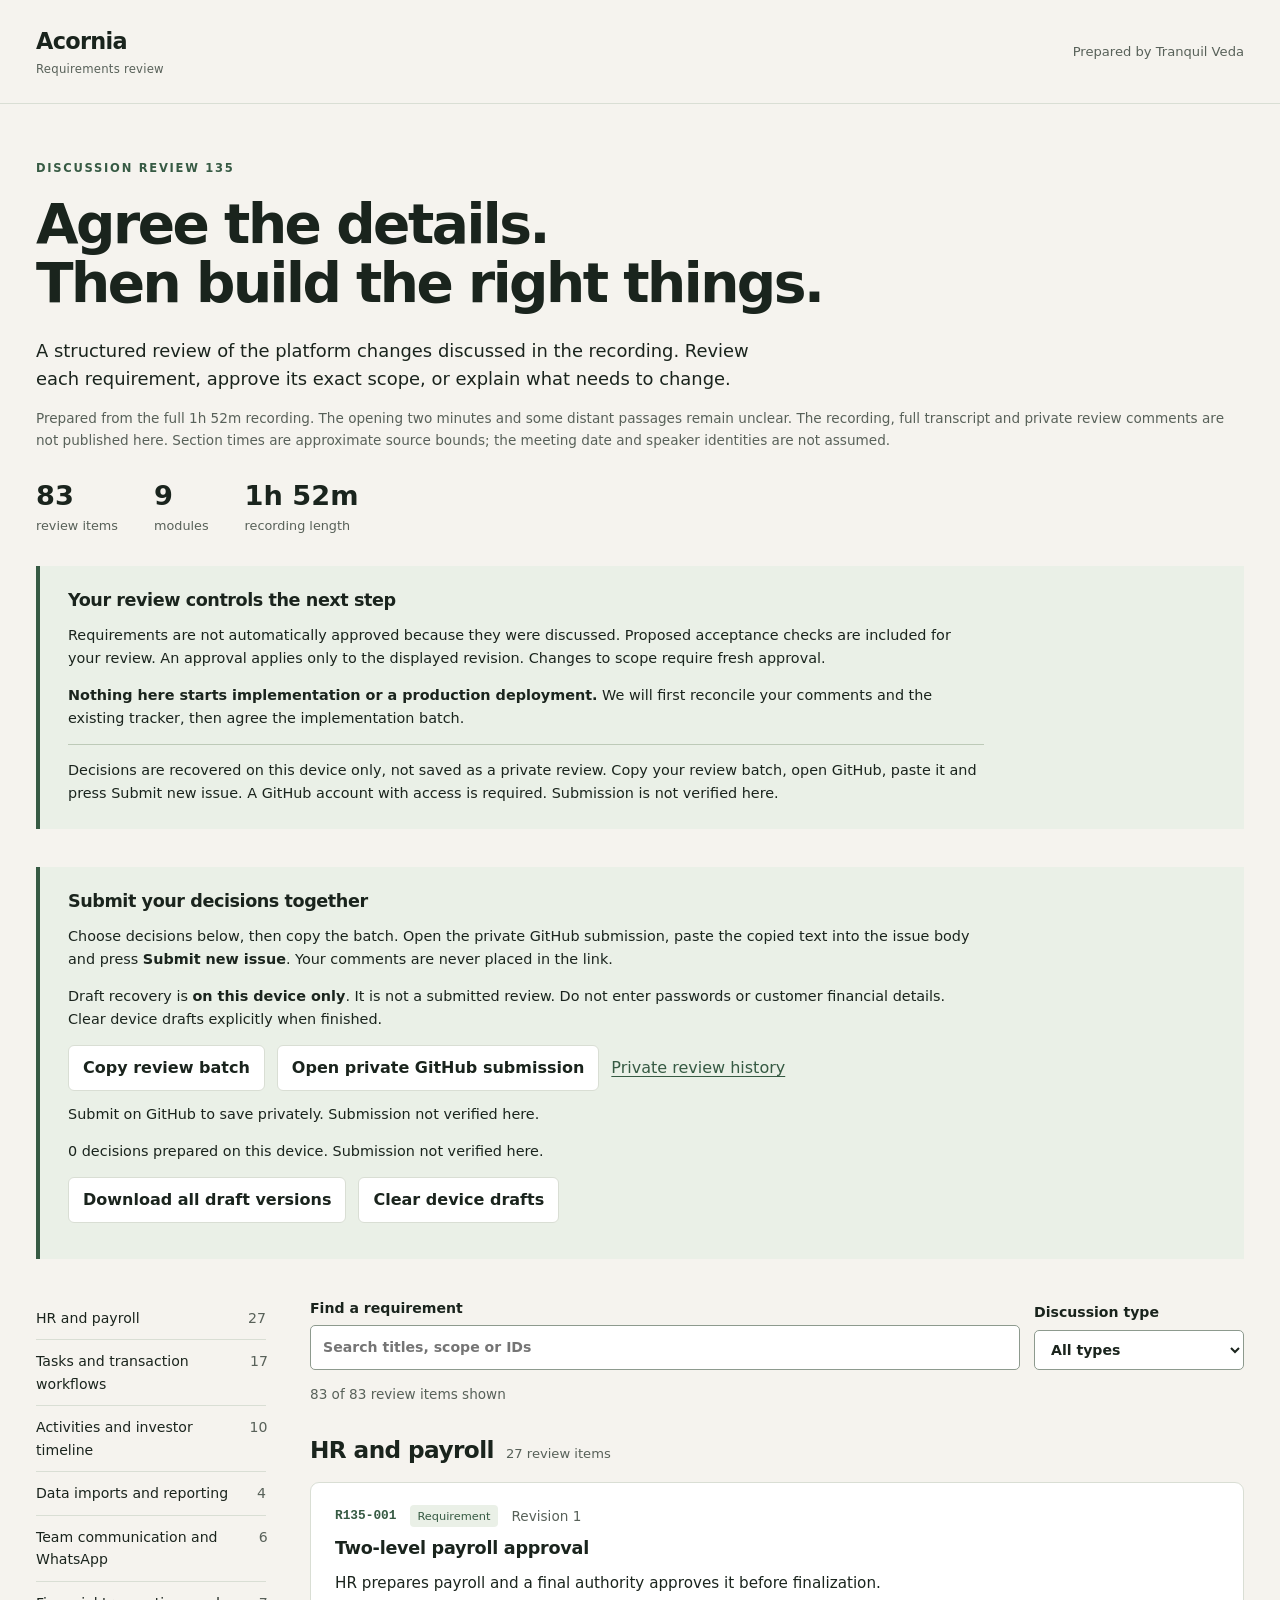
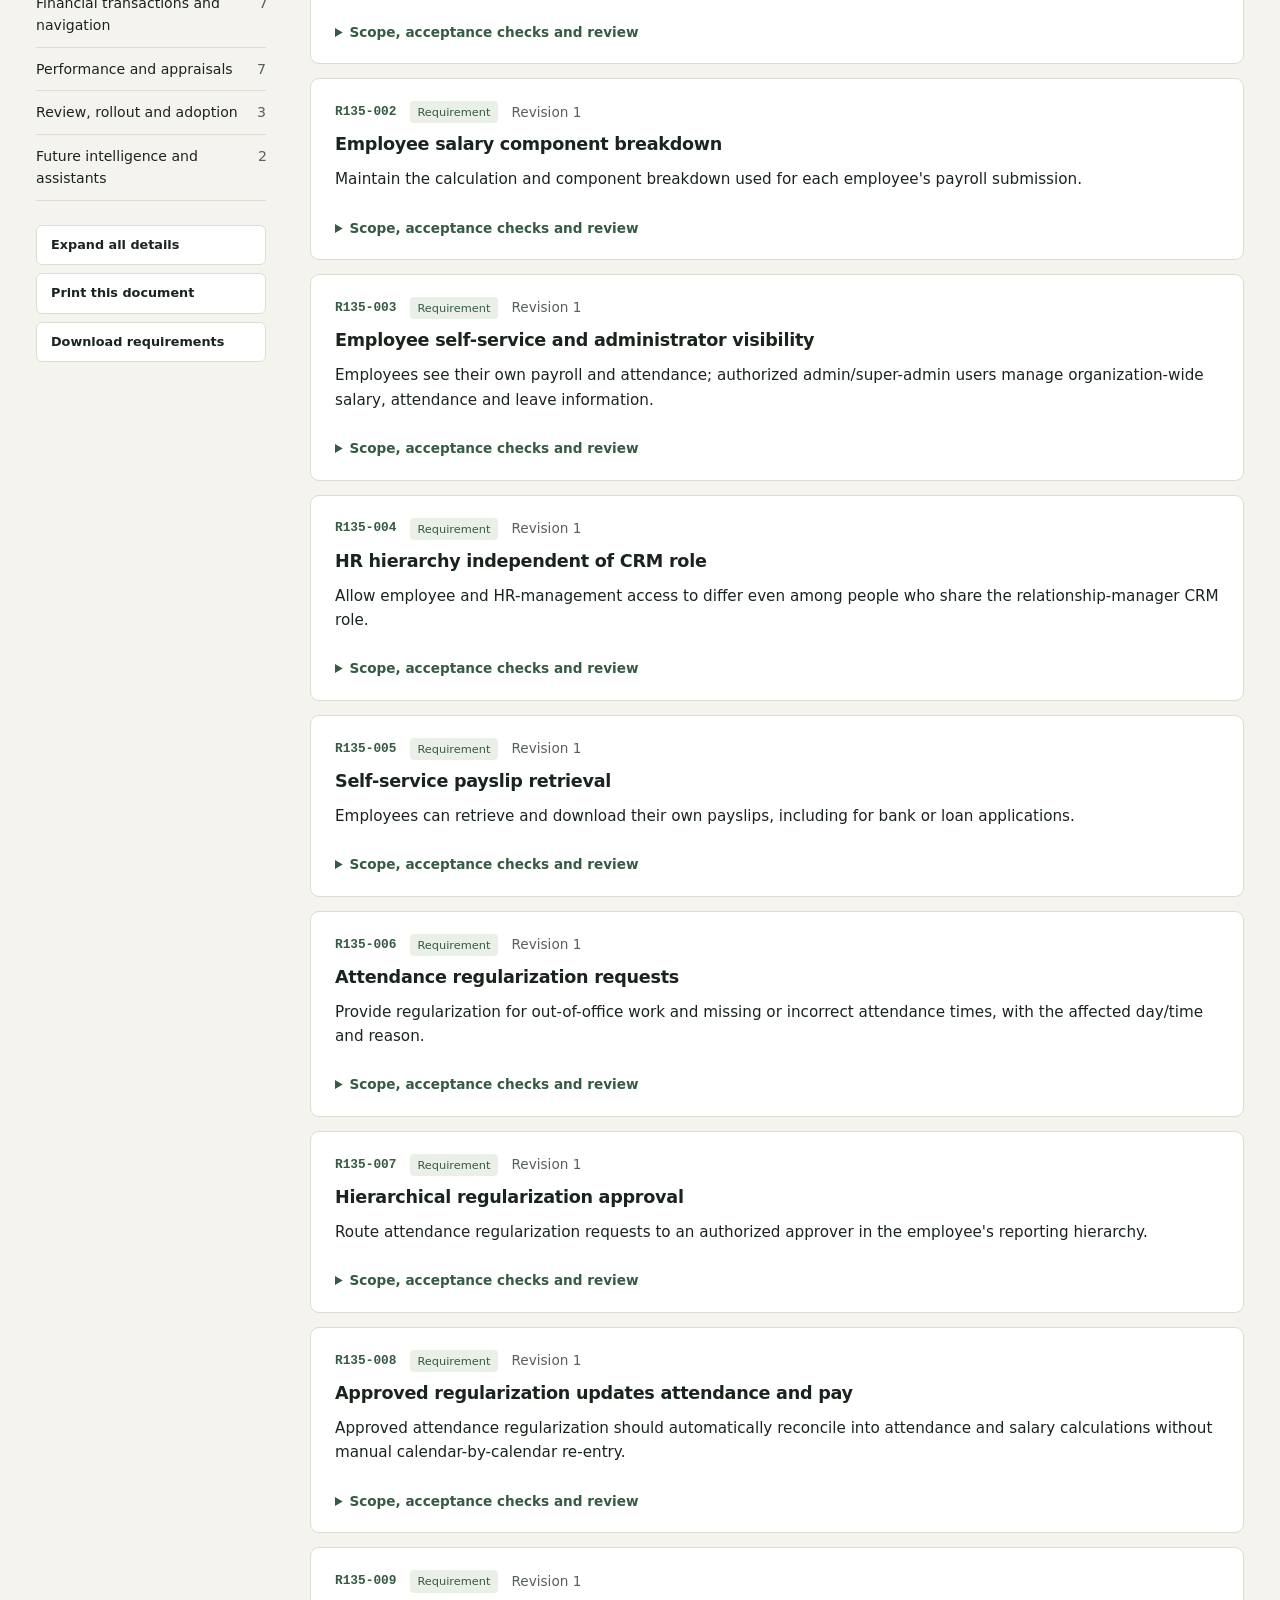
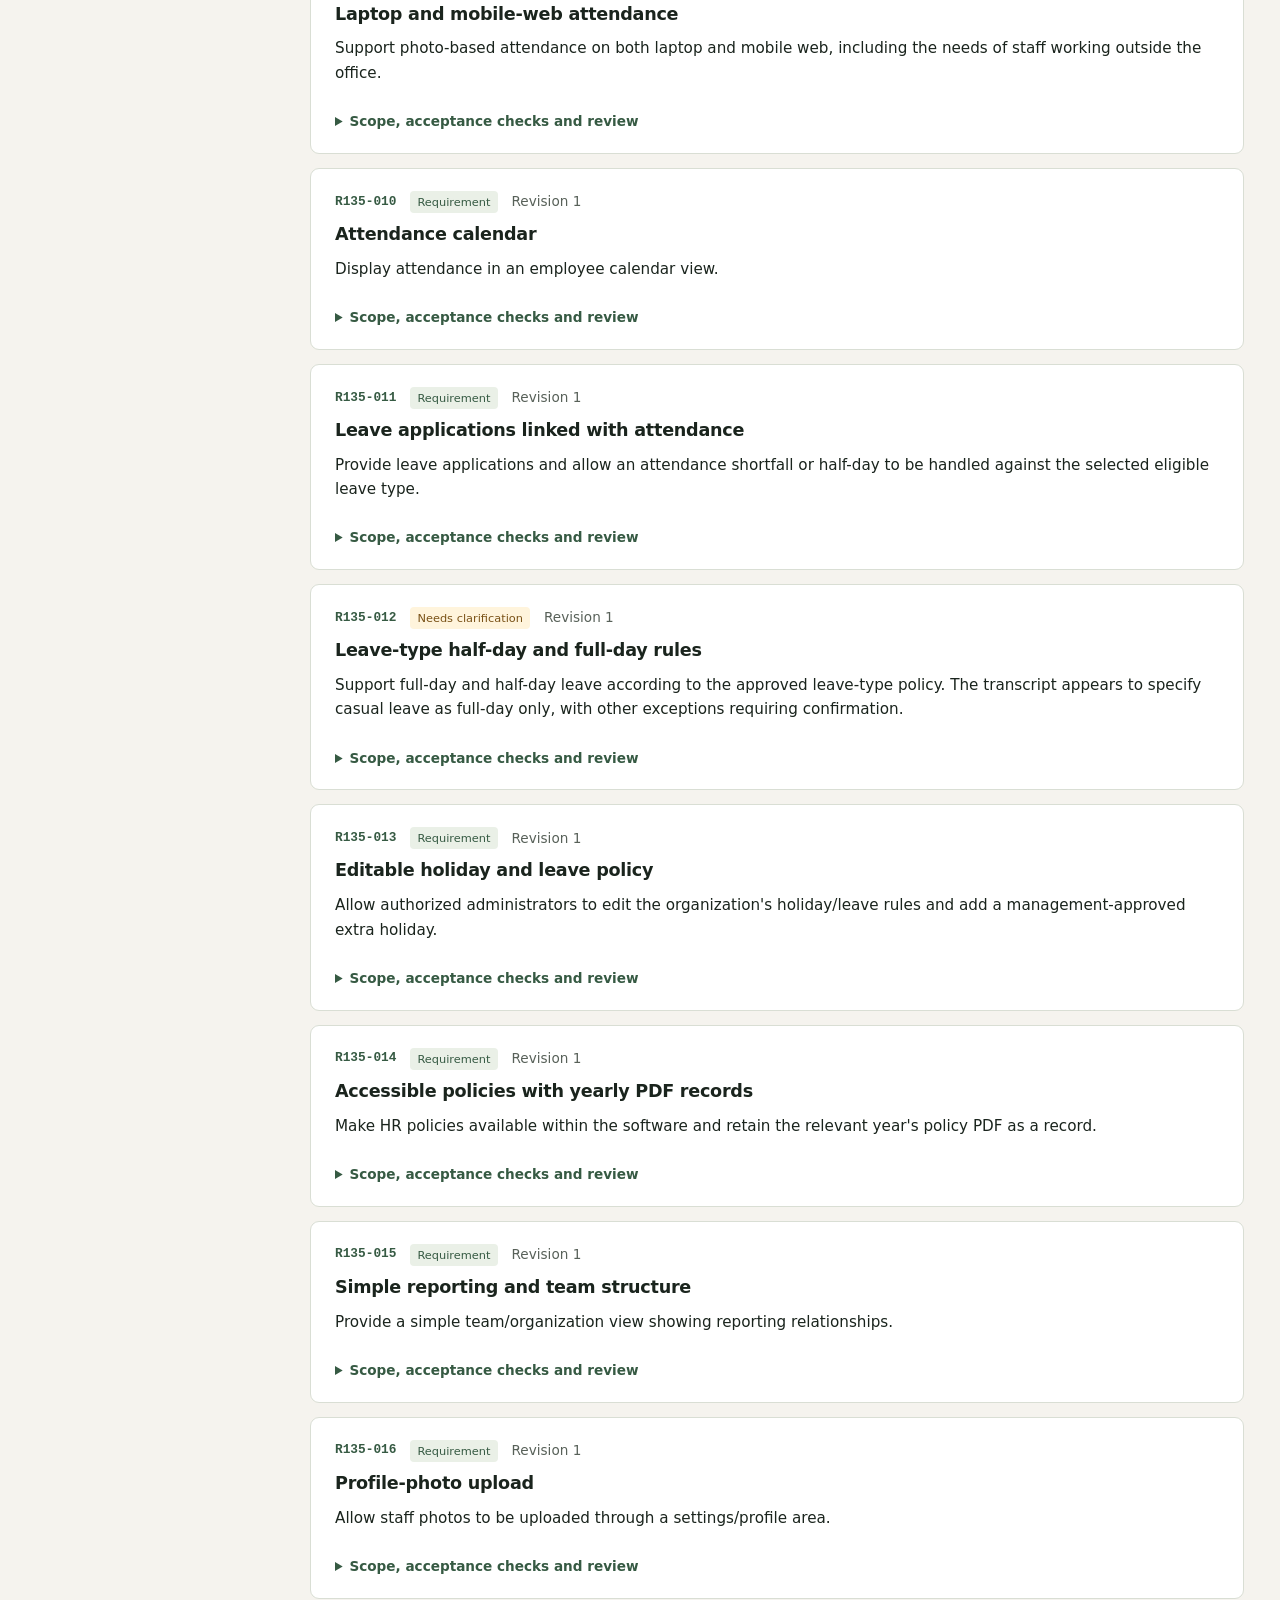
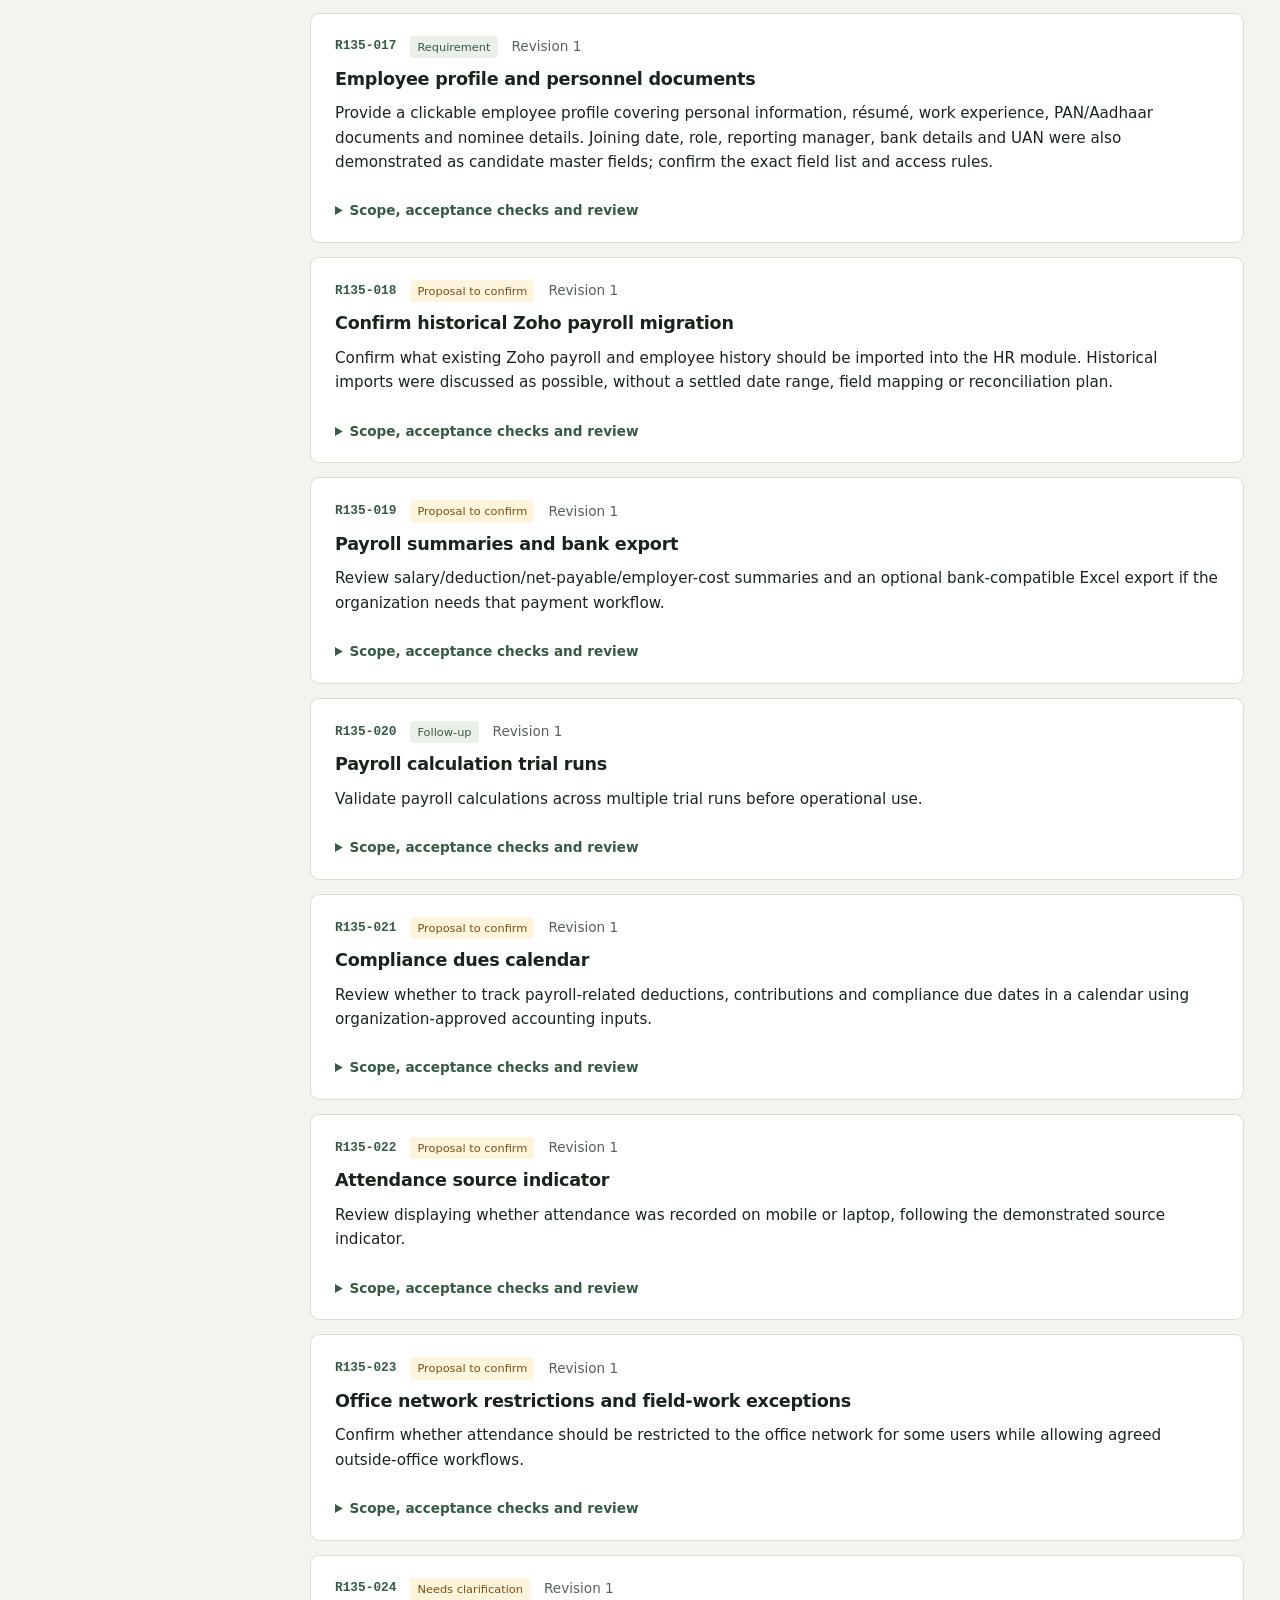
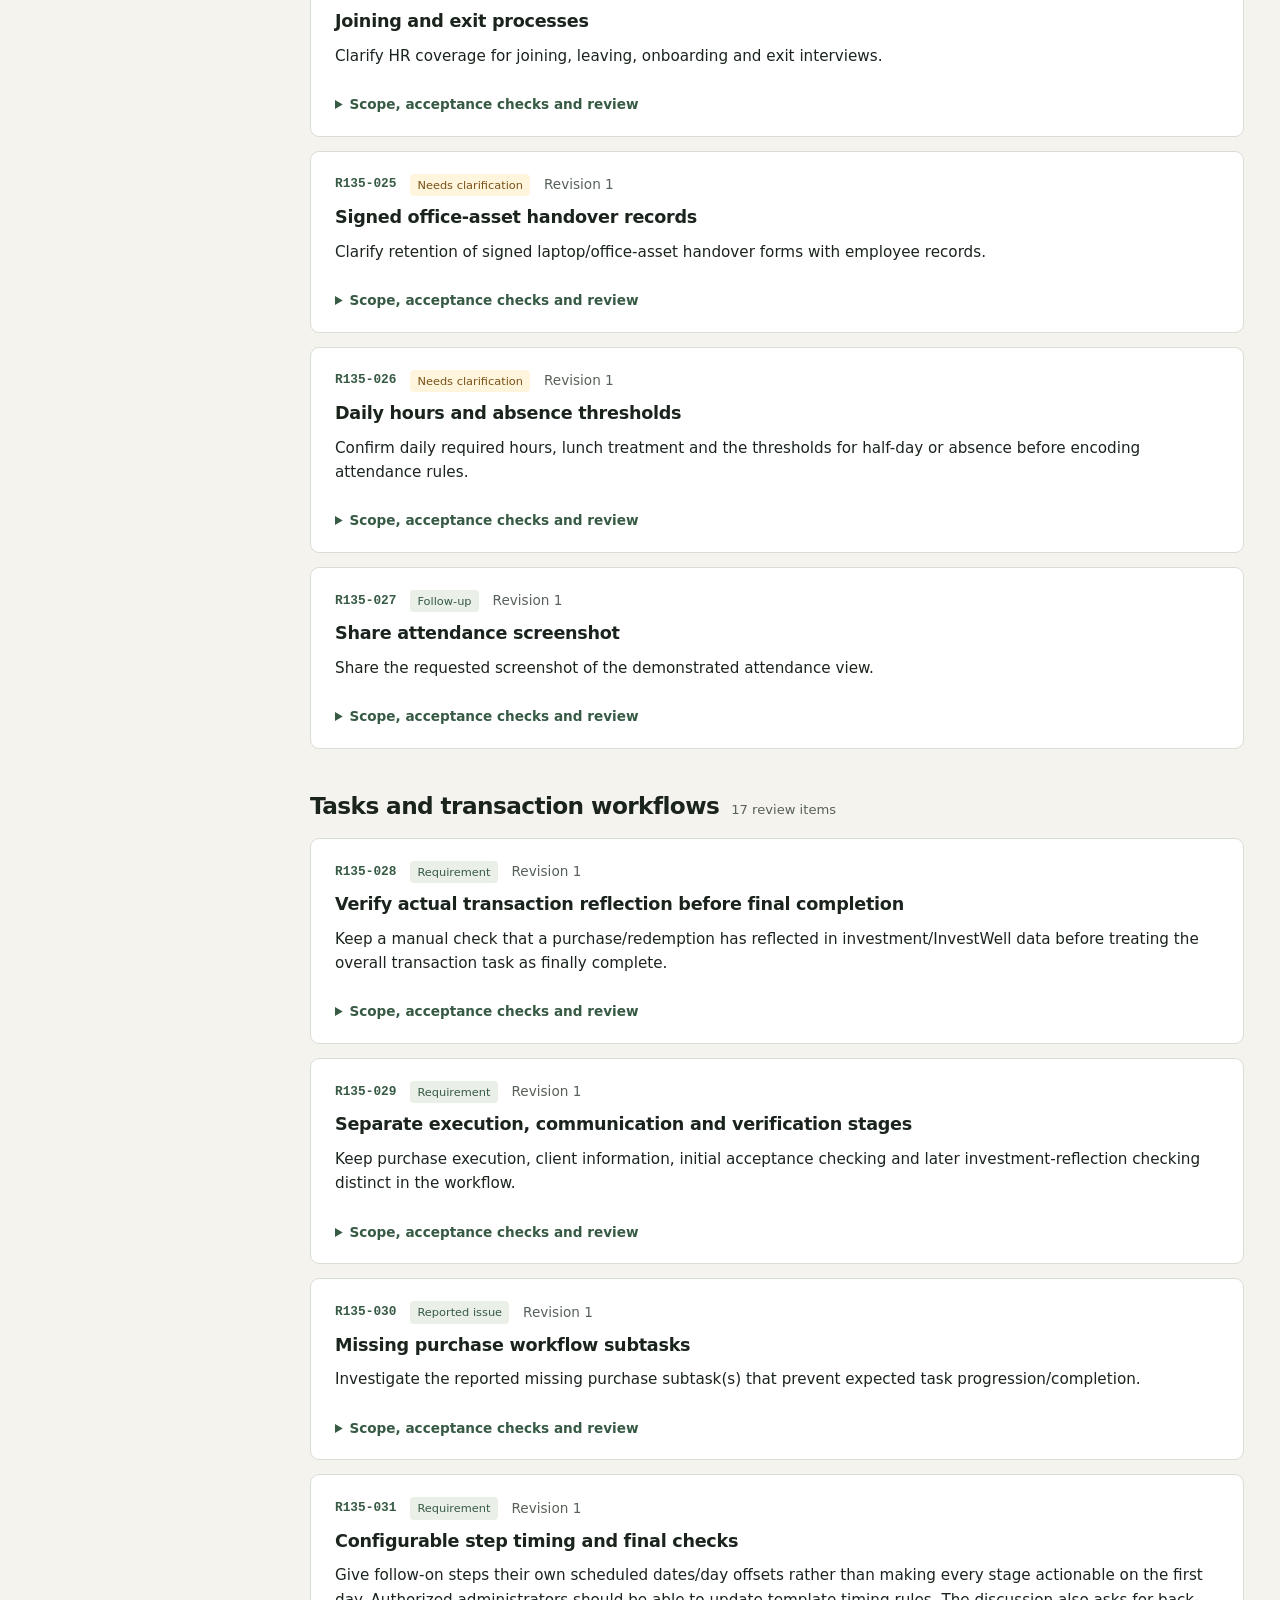
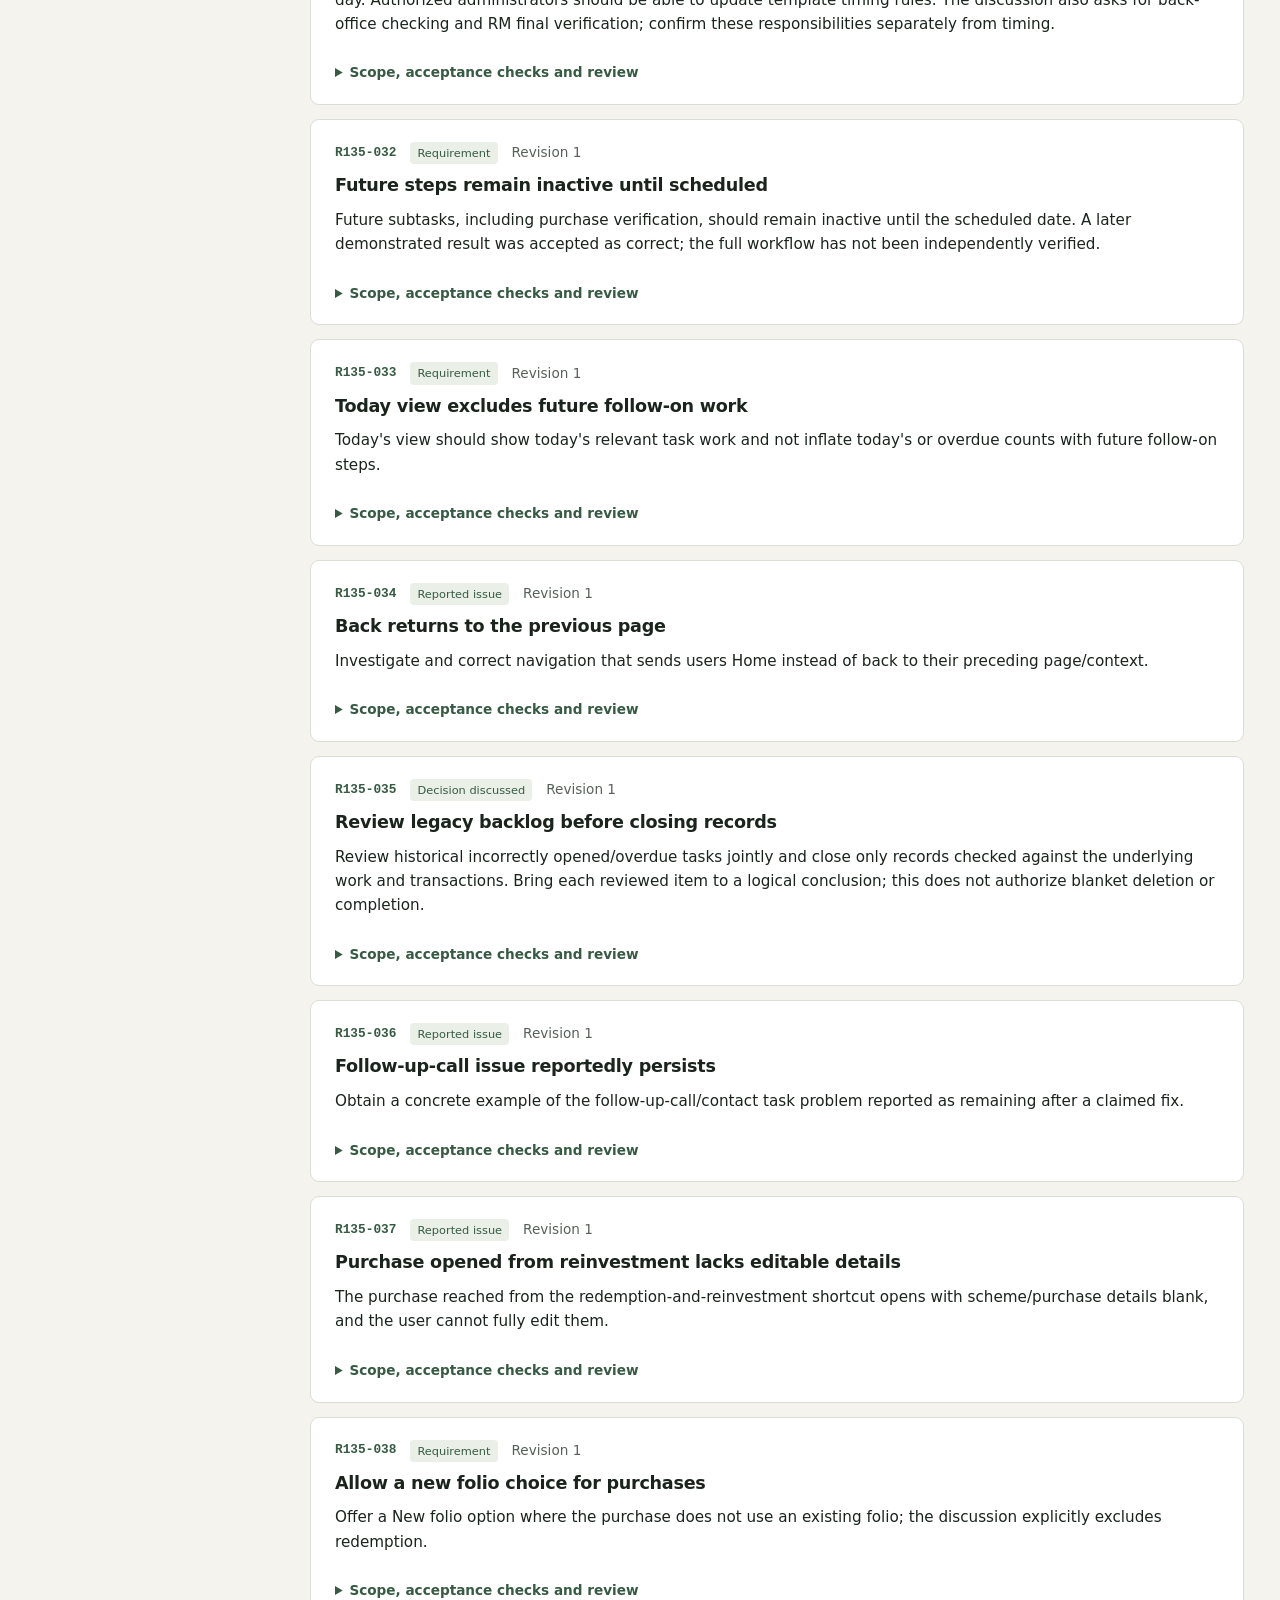
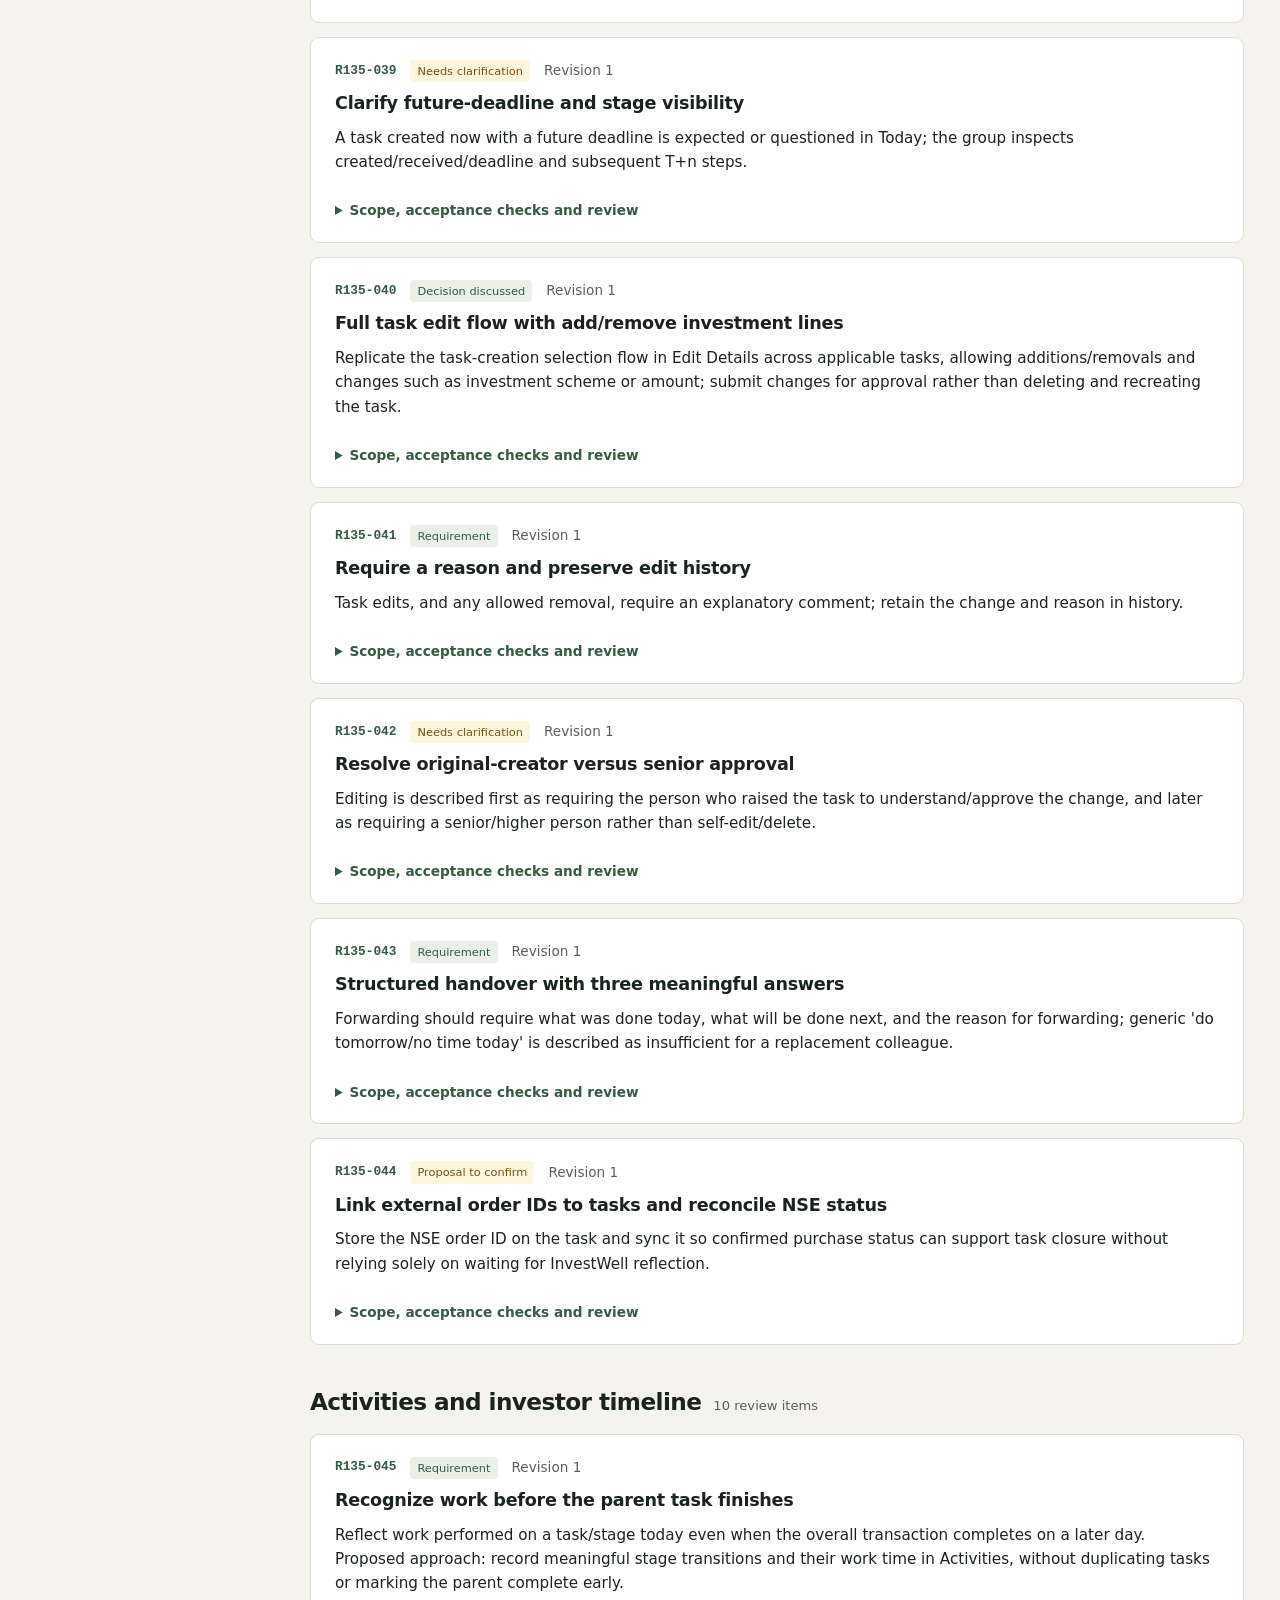
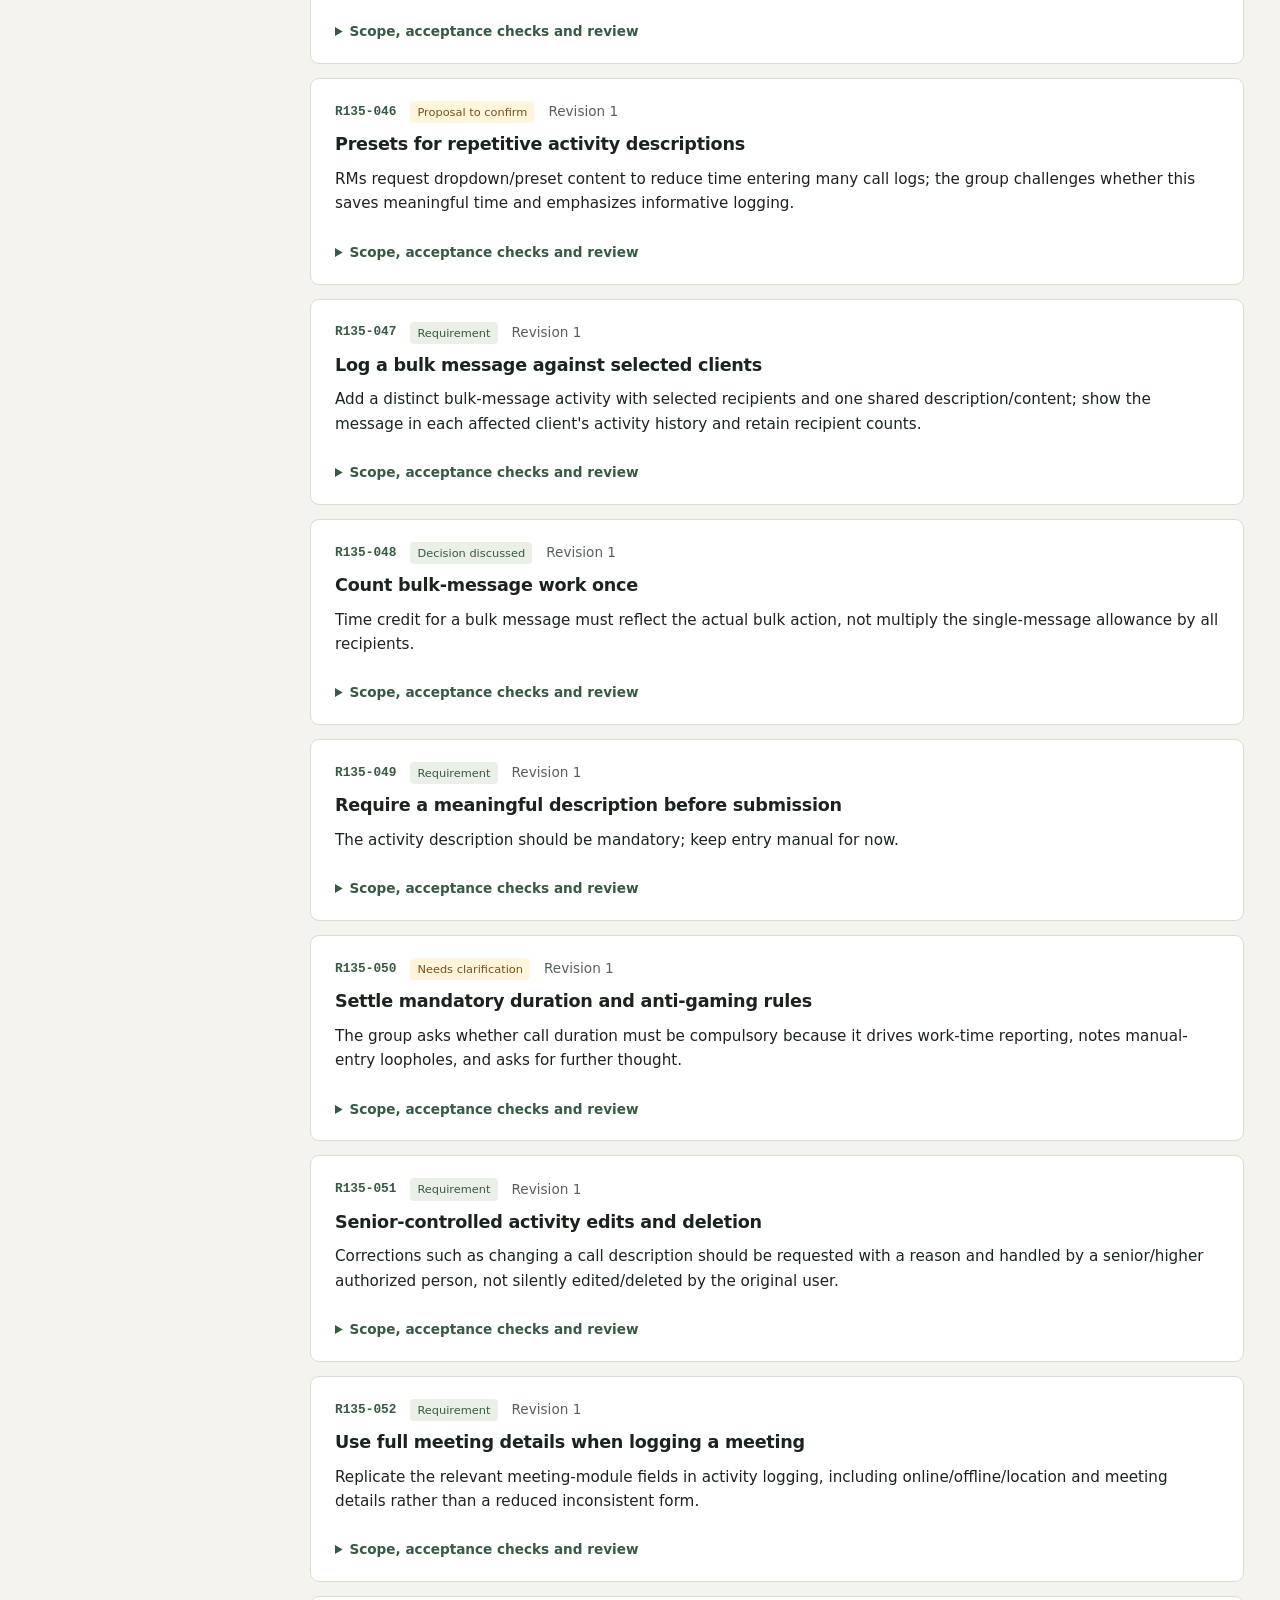
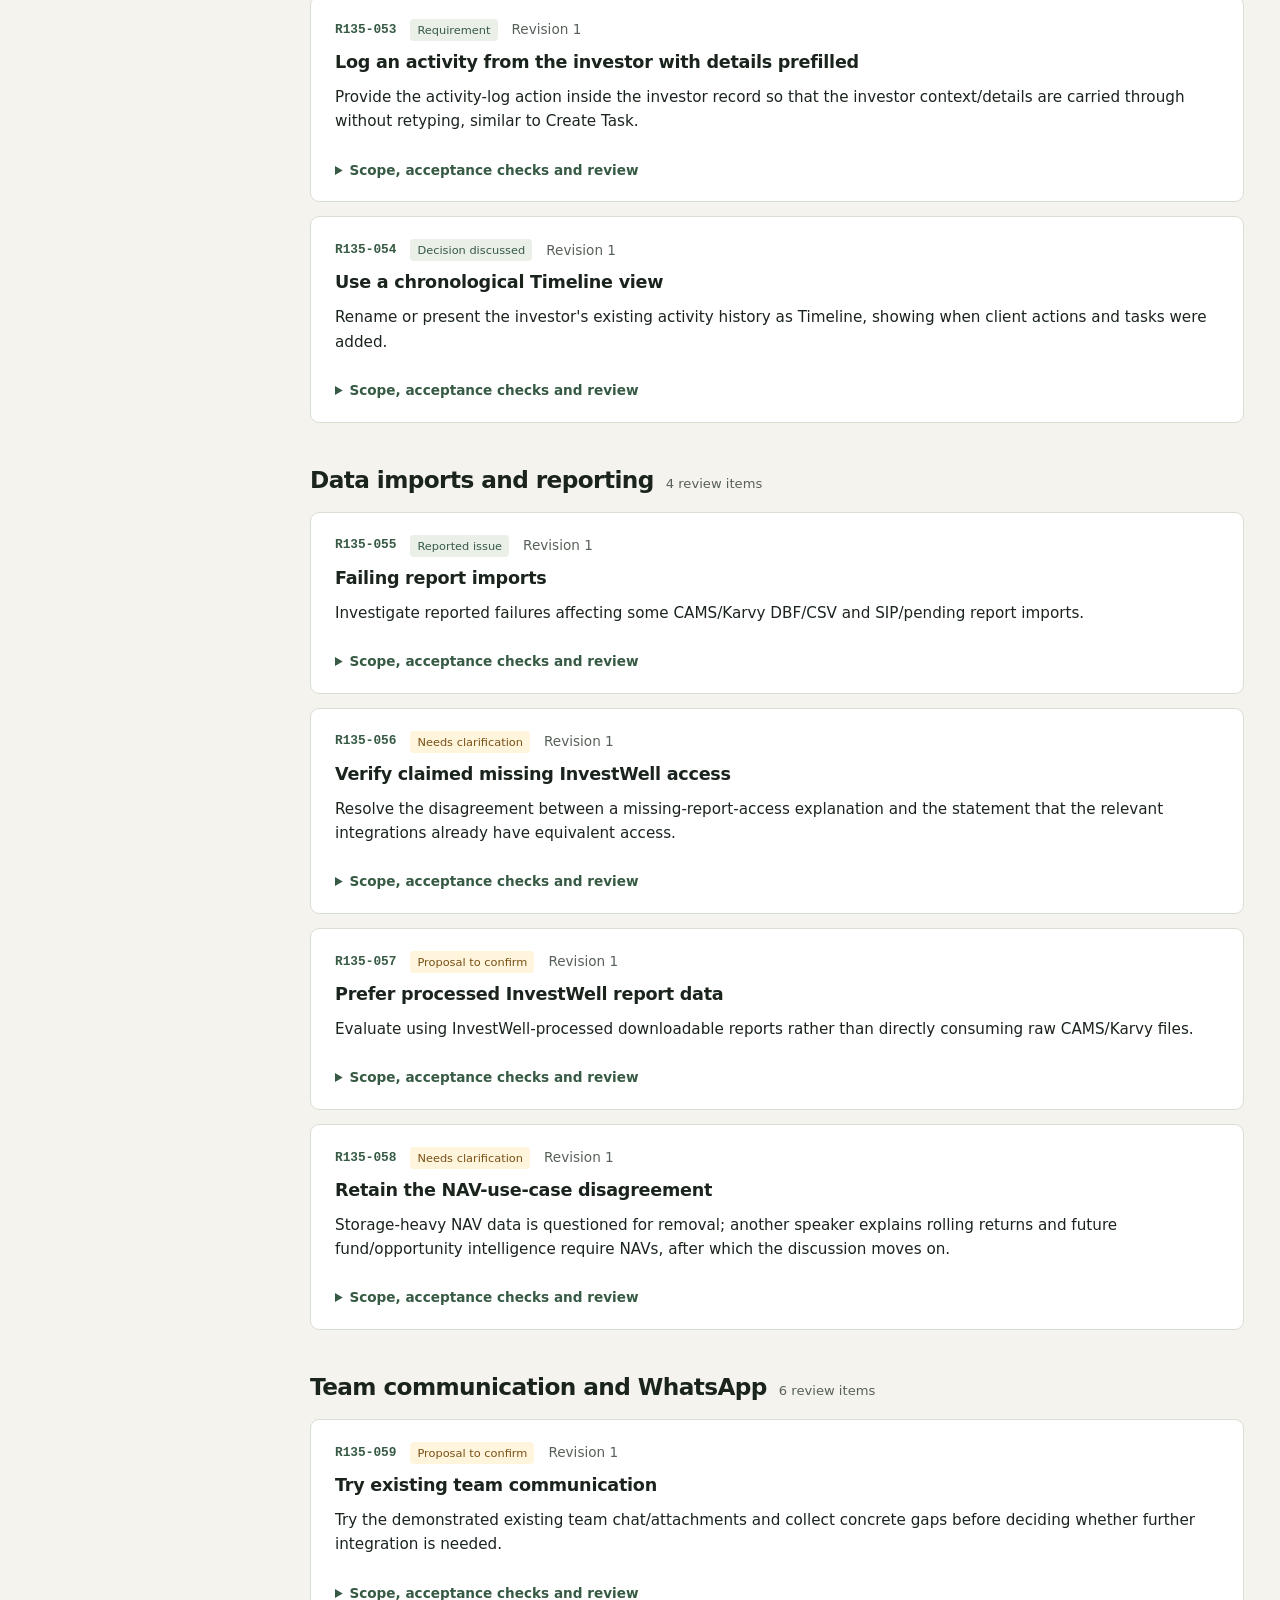
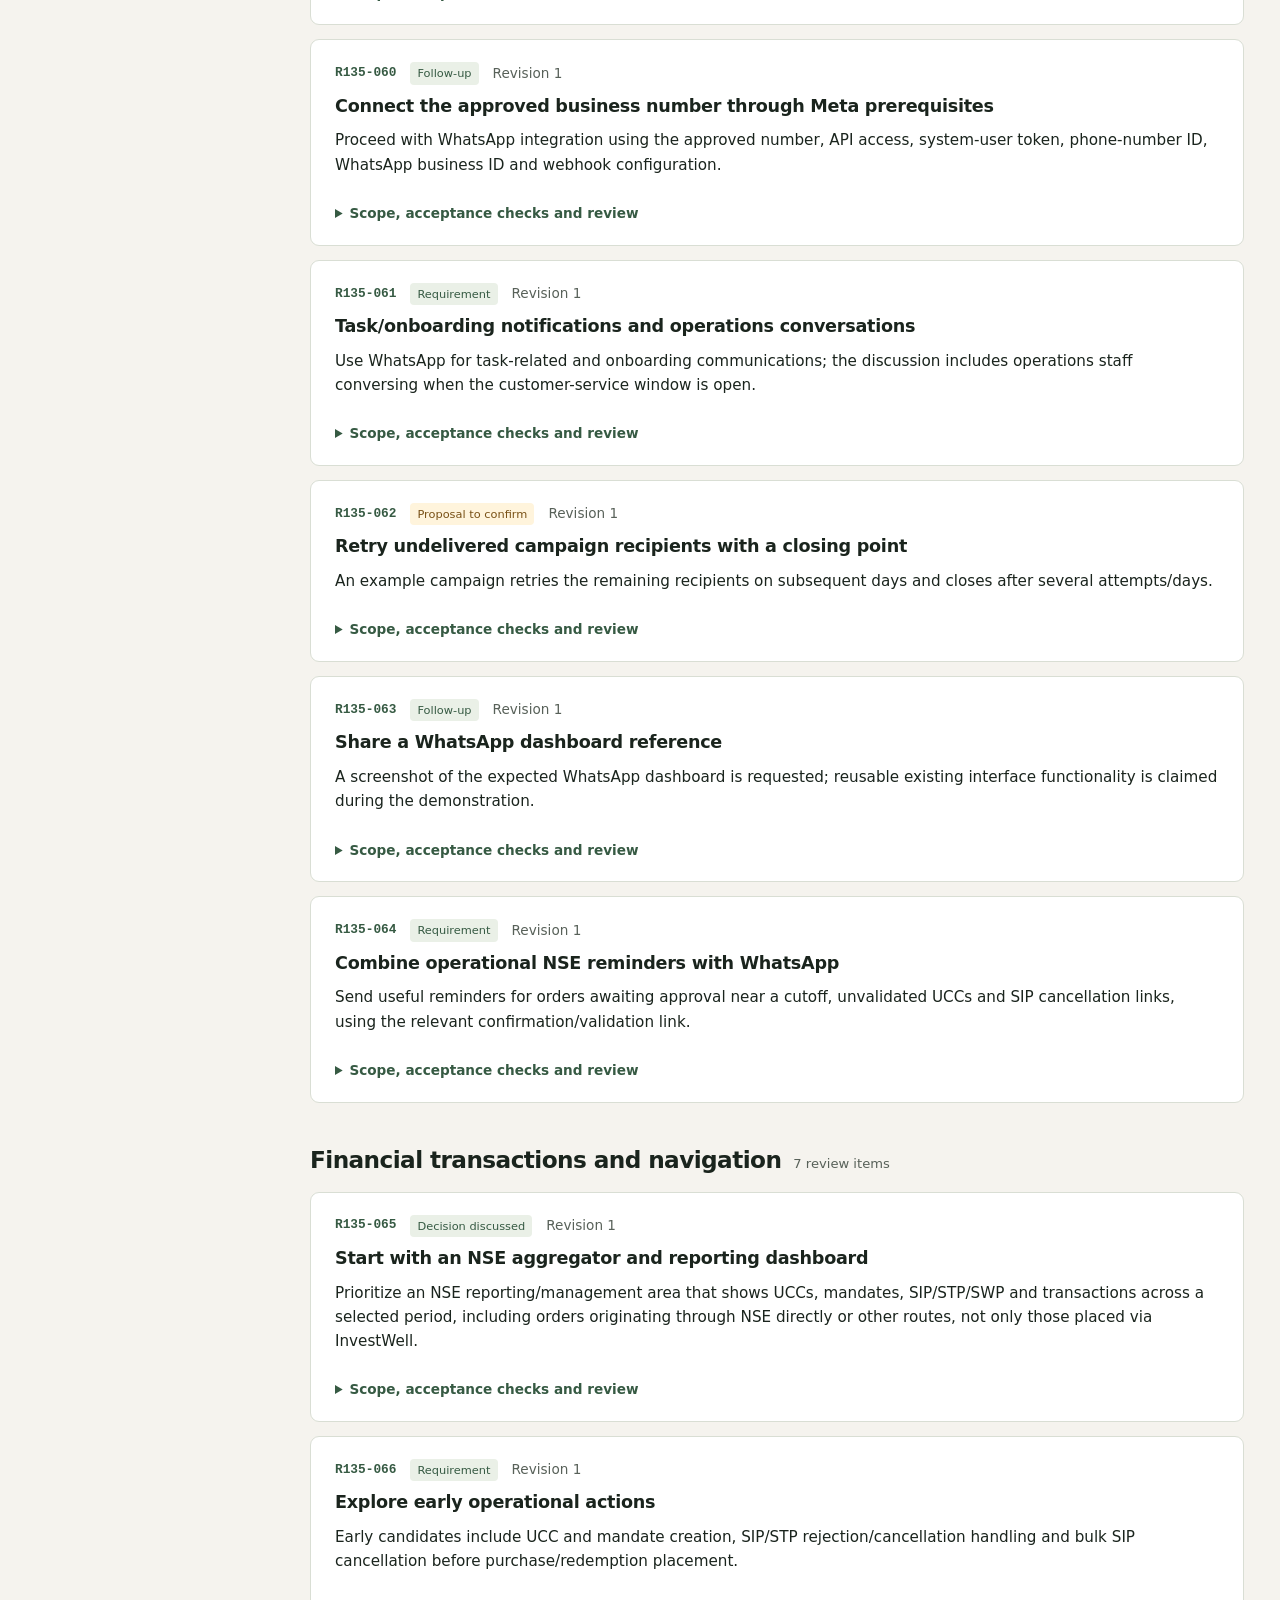
<file: index.html>
<!doctype html>
<html lang="en">
<head>
  <meta charset="utf-8">
  <meta name="viewport" content="width=device-width,initial-scale=1">
  <meta name="robots" content="noindex,nofollow">
  <meta name="referrer" content="no-referrer">
  <title>Acornia | Requirements review</title>
  <link rel="stylesheet" href="style.css">
  <script type="module" src="review.js"></script>
</head>
<body>
  <a class="skip" href="#requirements">Skip to requirements</a>
  <header class="masthead"><a class="brand" href="#top">Acornia<span>Requirements review</span></a><span>Prepared by Tranquil Veda</span></header>
  <main id="top">
    <section class="intro" aria-labelledby="title">
      <p class="eyebrow">Discussion review 135</p>
      <h1 id="title">Agree the details.<br>Then build the right things.</h1>
      <p class="lead">A structured review of the platform changes discussed in the recording. Review each requirement, approve its exact scope, or explain what needs to change.</p>
      <p id="source-note" class="muted">The recording and full transcript remain private.</p>
      <div class="summary" id="summary" aria-label="Document summary"></div>
    </section>
    <section class="review-note" aria-labelledby="review-title">
      <h2 id="review-title">Your review controls the next step</h2>
      <p>Requirements are not automatically approved because they were discussed. Proposed acceptance checks are included for your review. An approval applies only to the displayed revision. Changes to scope require fresh approval.</p>
      <p><strong>Nothing here starts implementation or a production deployment.</strong> We will first reconcile your comments and the existing tracker, then agree the implementation batch.</p>
      <p id="persistence-note" role="status">Review saving is not configured. This is a read-only working preview. Please do not enter review comments yet.</p>
    </section>
    <section id="batch-review" class="review-note" aria-labelledby="batch-title" hidden>
      <h2 id="batch-title">Submit your decisions together</h2>
      <p>Choose decisions below, then copy the batch. Open the private GitHub submission, paste the copied text into the issue body and press <strong>Submit new issue</strong>. Your comments are never placed in the link.</p>
      <p>Draft recovery is <strong>on this device only</strong>. It is not a submitted review. Do not enter passwords or customer financial details. Clear device drafts explicitly when finished.</p>
      <div class="batch-actions"><button type="button" id="copy-batch">Copy review batch</button><a id="open-review" class="button" target="_blank" rel="noopener noreferrer">Open private GitHub submission</a><a id="review-history" target="_blank" rel="noopener noreferrer">Private review history</a></div>
      <label id="batch-part-label" for="batch-part" hidden>Submission part<select id="batch-part"></select></label>
      <p id="batch-note" role="status">Submit on GitHub to save privately. Submission not verified here.</p>
      <p id="draft-status" role="status"></p>
      <div class="batch-actions"><button type="button" id="backup-drafts">Download all draft versions</button><button type="button" id="clear-drafts">Clear device drafts</button></div>
    </section>
    <div class="workspace">
      <aside>
        <nav id="modules" aria-label="Modules"></nav>
        <div class="tools"><button type="button" id="expand">Expand all details</button><button type="button" id="print">Print this document</button><button type="button" id="export">Download requirements</button></div>
      </aside>
      <div>
        <div class="filters">
          <label for="search">Find a requirement<input id="search" type="search" placeholder="Search titles, scope or IDs" autocomplete="off"></label>
          <label for="kind">Discussion type<select id="kind"><option value="">All types</option></select></label>
        </div>
        <p id="results" class="muted" aria-live="polite"></p>
        <div id="requirements" tabindex="-1"></div>
        <p id="empty" hidden>No requirements match your search.</p>
        <section class="closing" id="open-questions"><h2>Before implementation</h2><ol><li>Resolve uncertain wording and conflicting rules from the discussion.</li><li>Confirm the requirement scope and proposed acceptance checks.</li><li>Reconcile overlapping work with the existing tracker. A cached status is not live verification.</li><li>Authorize a specific implementation batch, followed by testing and deployment.</li></ol></section>
      </div>
    </div>
  </main>
  <footer><span>Acornia · Tranquil Veda</span><span id="revision-note">Working draft</span></footer>
  <noscript><p class="error">JavaScript is needed to display the review document. Download the requirements JSON or enable JavaScript.</p></noscript>
</body>
</html>
</file>
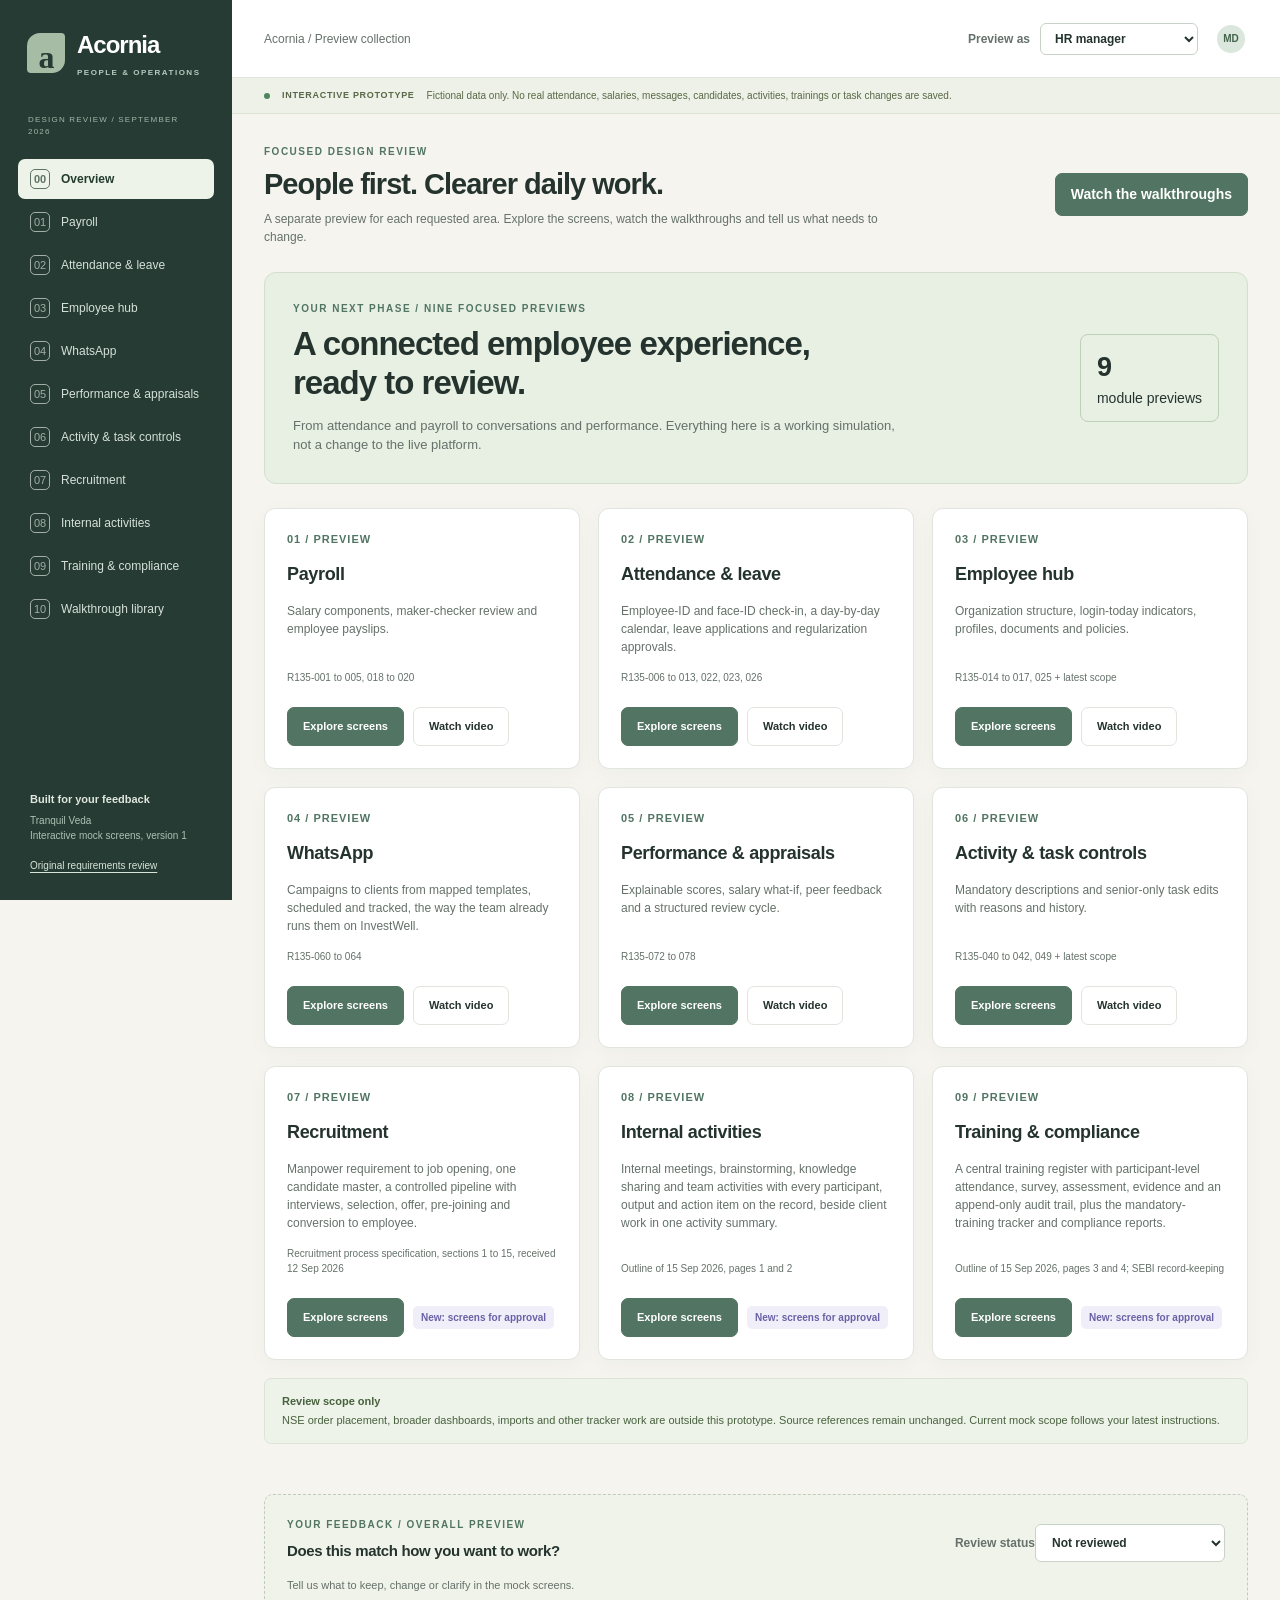
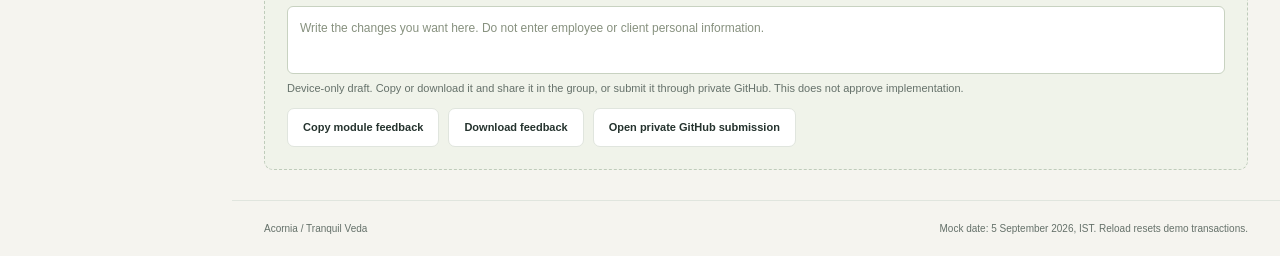
<file: mocks/index.html>
<!doctype html>
<html lang="en">
<head>
  <meta charset="utf-8"><meta name="viewport" content="width=device-width,initial-scale=1">
  <meta name="robots" content="noindex,nofollow"><meta name="referrer" content="no-referrer">
  <title>Acornia | People and operations preview</title>
  <link rel="stylesheet" href="style.css"><script defer src="app.js"></script><script defer src="recruitment.js"></script><script defer src="activities-training.js"></script>
</head>
<body>
  <a href="#main" class="skip">Skip to screen</a>
  <aside class="sidebar">
    <a class="brand" href="#home"><span class="brand-mark">a</span><span>Acornia<small>PEOPLE & OPERATIONS</small></span></a>
    <div class="workspace-label">DESIGN REVIEW / SEPTEMBER 2026</div>
    <nav aria-label="Prototype screens" id="nav"></nav>
    <div class="sidebar-foot"><strong>Built for your feedback</strong><p>Tranquil Veda<br>Interactive mock screens, version 1</p><a href="../" target="_blank" rel="noopener">Original requirements review</a></div>
  </aside>
  <div class="app-shell">
    <header class="topbar"><span id="breadcrumb">Design review</span><div class="topbar-tools"><label>Preview as<select id="role"><option value="hr">HR manager</option><option value="employee">Employee</option><option value="senior">Senior approver</option></select></label><span class="avatar small" id="role-avatar">MD</span></div></header>
    <div class="demo-strip"><span class="dot"></span><strong>INTERACTIVE PROTOTYPE</strong><span>Fictional data only. No real attendance, salaries, messages, candidates, activities, trainings or task changes are saved.</span></div>
    <main id="main" tabindex="-1"></main>
    <section id="feedback" class="feedback" aria-labelledby="feedback-title"></section>
    <footer>Acornia / Tranquil Veda <span>Mock date: 5 September 2026, IST. Reload resets demo transactions.</span></footer>
  </div>
  <div id="toast" role="status" aria-live="polite" hidden></div>
  <dialog id="dialog" aria-labelledby="dialog-title"><div id="dialog-content"></div><button class="dialog-close" type="button" data-action="close" aria-label="Close dialog">Close</button></dialog>
  <div id="caption" class="caption" aria-live="polite" hidden></div>
</body>
</html>
</file>
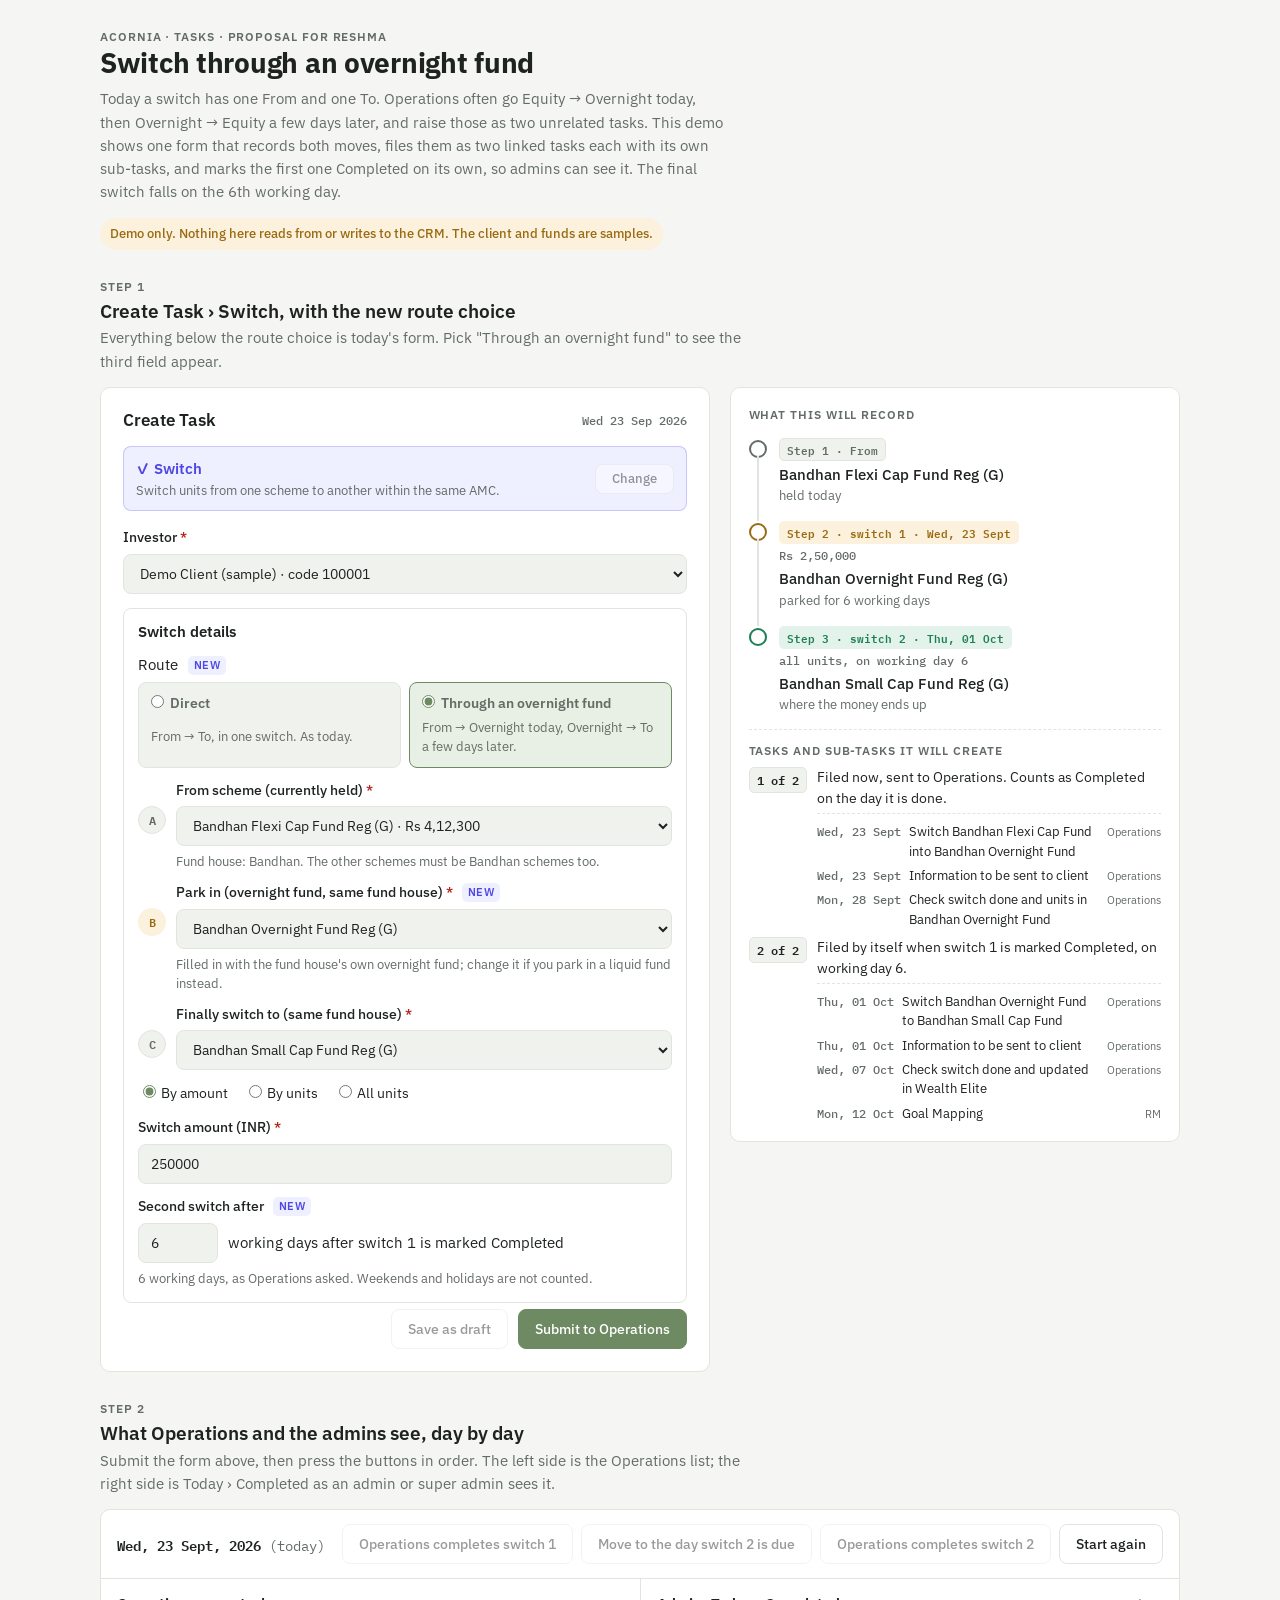
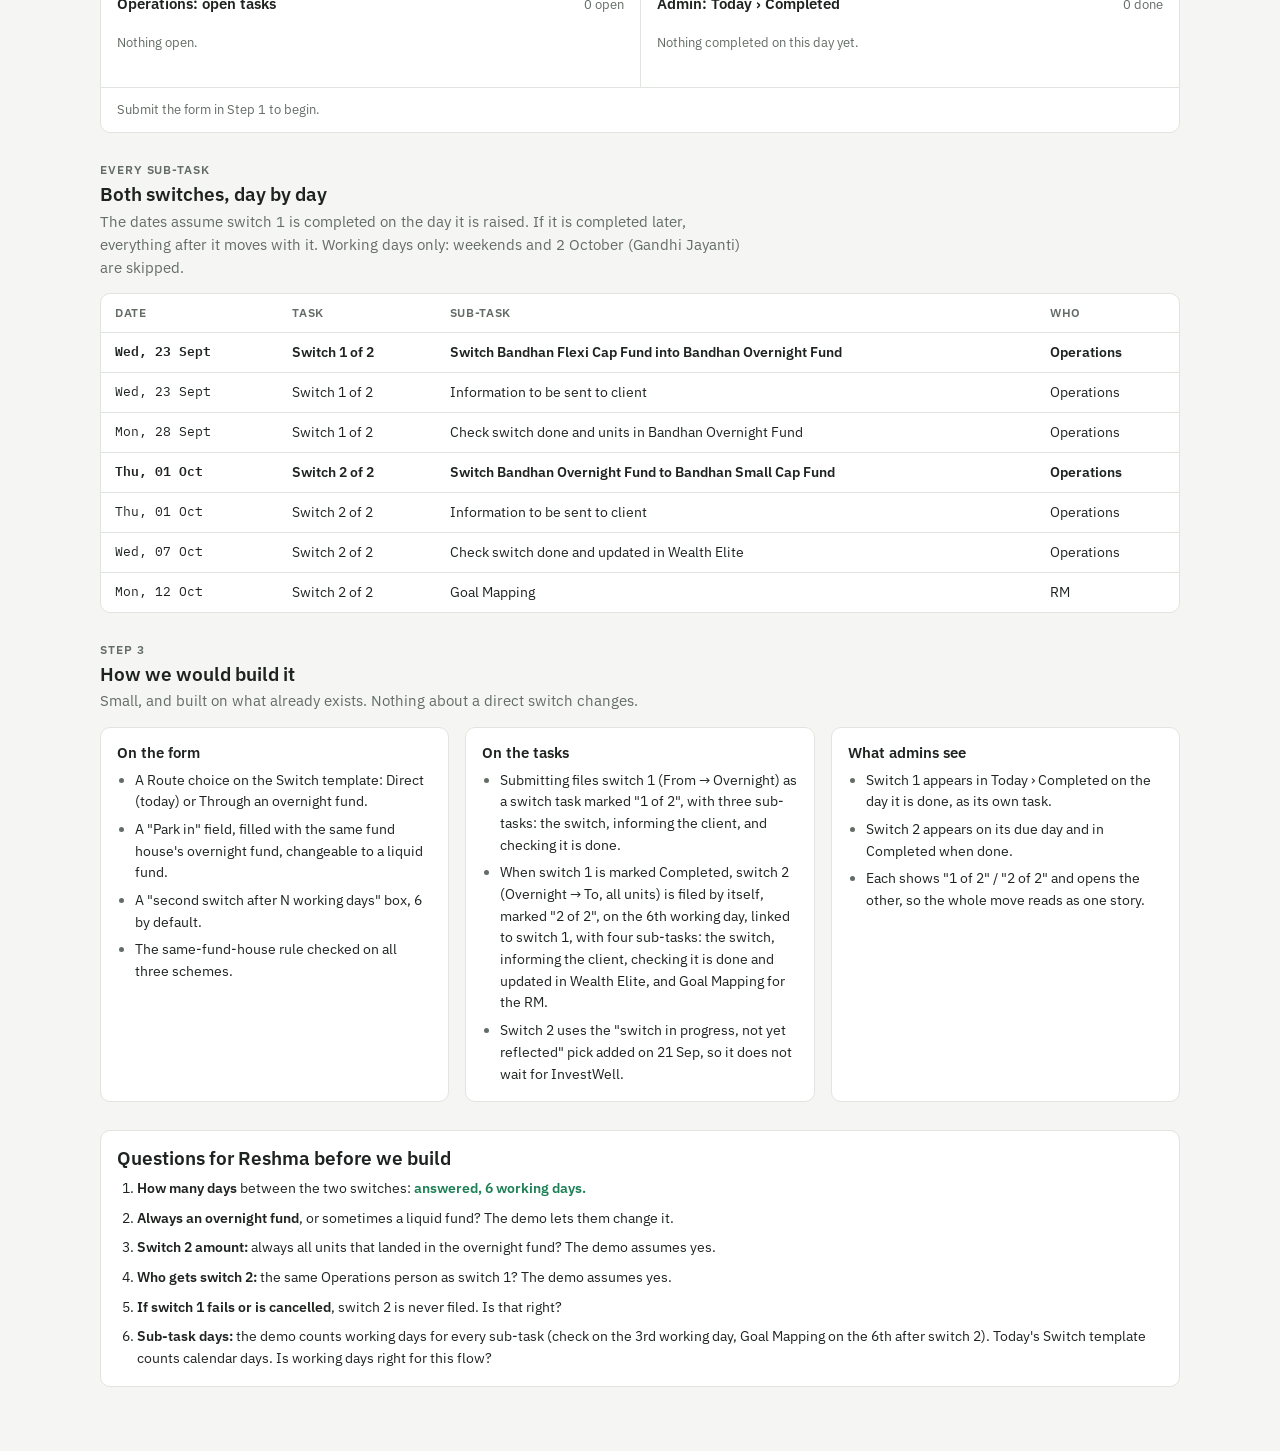
<file: switch-via-overnight/index.html>
<!doctype html>
<html lang="en">
<head>
<meta charset="utf-8">
<meta name="viewport" content="width=device-width, initial-scale=1, viewport-fit=cover">
<meta name="robots" content="noindex, nofollow">
<style>html,body{margin:0}[hidden]{display:none!important}img{max-width:100%}</style>
<title>Switch via Overnight Fund</title>
<link rel="preconnect" href="https://fonts.googleapis.com">
<link rel="preconnect" href="https://fonts.gstatic.com" crossorigin>
<link rel="stylesheet" href="https://fonts.googleapis.com/css2?family=IBM+Plex+Sans:wght@400;500;600;700&family=IBM+Plex+Mono:wght@400;500&display=swap">
<style>
:root{
  --bg:#F5F6F3; --surface:#FFFFFF; --sunk:#F0F2EE; --ink:#1E2320; --muted:#646C66; --line:#E1E5DF;
  --primary:#6E8A62; --primary-ink:#FFFFFF; --primary-soft:#E8EFE4;
  --accent:#4F46E5; --accent-soft:#EEF0FF;
  --ok:#1D7F55; --ok-soft:#E3F3EB; --warn:#9A6A12; --warn-soft:#FBF1DC; --bad:#B42318; --bad-soft:#FDECEA;
  --radius:10px;
  --sans:"IBM Plex Sans",-apple-system,"Segoe UI",Roboto,Helvetica,Arial,sans-serif;
  --mono:"IBM Plex Mono",ui-monospace,SFMono-Regular,Menlo,Consolas,monospace;
}
@media (prefers-color-scheme: dark){
  :root:not([data-theme="light"]){
    --bg:#111412; --surface:#191D1A; --sunk:#141715; --ink:#E6EAE5; --muted:#9BA49D; --line:#2A302C;
    --primary:#8EAA80; --primary-ink:#0F130F; --primary-soft:#1F2A1C;
    --accent:#8F89F2; --accent-soft:#23224A;
    --ok:#5CC592; --ok-soft:#14291F; --warn:#E0B25A; --warn-soft:#2B2413; --bad:#F2877D; --bad-soft:#2E1714;
    color-scheme:dark;
  }
}
:root[data-theme="dark"]{
  --bg:#111412; --surface:#191D1A; --sunk:#141715; --ink:#E6EAE5; --muted:#9BA49D; --line:#2A302C;
  --primary:#8EAA80; --primary-ink:#0F130F; --primary-soft:#1F2A1C;
  --accent:#8F89F2; --accent-soft:#23224A;
  --ok:#5CC592; --ok-soft:#14291F; --warn:#E0B25A; --warn-soft:#2B2413; --bad:#F2877D; --bad-soft:#2E1714;
  color-scheme:dark;
}
*{box-sizing:border-box}
body{background:var(--bg);color:var(--ink);font:15px/1.55 var(--sans);padding-inline:16px;padding-block:28px 64px}
.wrap{max-width:1080px;margin:0 auto;display:grid;gap:28px}
h1,h2,h3{text-wrap:balance;margin:0;line-height:1.2}
h1{font-size:28px;font-weight:700;letter-spacing:-.01em}
h2{font-size:19px;font-weight:600}
h3{font-size:15px;font-weight:600}
p{margin:0}
.lede{color:var(--muted);max-width:70ch;margin-top:8px}
.demo-flag{display:inline-flex;align-items:center;gap:8px;margin-top:14px;padding:6px 10px;border-radius:999px;background:var(--warn-soft);color:var(--warn);font-size:13px;font-weight:500}
.eyebrow{font-size:11.5px;font-weight:600;letter-spacing:.08em;text-transform:uppercase;color:var(--muted)}
.section-head{display:grid;gap:4px;margin-bottom:14px}
.section-head p{color:var(--muted);max-width:72ch}
.panel{background:var(--surface);border:1px solid var(--line);border-radius:var(--radius)}
.grid-2{display:grid;grid-template-columns:minmax(0,1.15fr) minmax(0,.85fr);gap:20px;align-items:start}
@media (max-width:860px){.grid-2{grid-template-columns:1fr}}

/* the form replica */
.dialog{padding:22px}
.dialog-title{display:flex;justify-content:space-between;align-items:center;margin-bottom:16px}
.dialog-title h3{font-size:17px}
.tpl{background:var(--accent-soft);border:1px solid color-mix(in srgb,var(--accent) 25%,transparent);border-radius:8px;padding:10px 12px;display:flex;justify-content:space-between;gap:12px;align-items:center;margin-bottom:16px}
.tpl strong{color:var(--accent);font-weight:600}
.tpl small{display:block;color:var(--muted);font-size:12.5px}
.field{display:grid;gap:6px;margin-bottom:14px}
label.lbl{font-size:13.5px;font-weight:500}
label.lbl .req{color:var(--bad)}
.hint{font-size:12.5px;color:var(--muted)}
select,input[type=text],input[type=number]{width:100%;height:40px;border:1px solid var(--line);background:var(--sunk);color:var(--ink);border-radius:8px;padding:0 12px;font:inherit;font-size:14px}
select:focus-visible,input:focus-visible,button:focus-visible{outline:2px solid var(--accent);outline-offset:2px}
.box{border:1px solid var(--line);border-radius:8px;padding:14px;display:grid;gap:12px;background:var(--surface)}
.route{display:grid;grid-template-columns:1fr 1fr;gap:8px}
@media (max-width:520px){.route{grid-template-columns:1fr}}
.route label{display:grid;gap:3px;padding:10px 12px;border:1px solid var(--line);border-radius:8px;cursor:pointer;background:var(--sunk)}
.route label:has(input:checked){border-color:var(--primary);background:var(--primary-soft)}
.route input{margin:0 6px 0 0;accent-color:var(--primary)}
.route b{font-weight:600;font-size:14px}
.route span{font-size:12.5px;color:var(--muted)}
.new-tag{display:inline-block;margin-left:6px;padding:1px 6px;border-radius:5px;background:var(--accent-soft);color:var(--accent);font-size:11px;font-weight:600;letter-spacing:.03em;vertical-align:1px}
.legs{display:grid;gap:10px}
.leg-row{display:grid;grid-template-columns:28px 1fr;gap:10px;align-items:start}
.leg-dot{width:28px;height:28px;border-radius:50%;display:grid;place-items:center;font:600 12px var(--mono);background:var(--sunk);border:1px solid var(--line);color:var(--muted);margin-top:26px}
.leg-dot.via{background:var(--warn-soft);color:var(--warn);border-color:transparent}
.radios{display:flex;gap:16px;flex-wrap:wrap;font-size:14px}
.radios input{accent-color:var(--primary);margin-right:5px}
.err{color:var(--bad);font-size:12.5px}
.days{display:flex;gap:10px;align-items:center;flex-wrap:wrap}
.days input{width:80px;flex:0 0 auto}
.btn{height:40px;padding:0 16px;border-radius:8px;border:1px solid var(--line);background:var(--surface);color:var(--ink);font:500 14px var(--sans);cursor:pointer}
.btn.primary{background:var(--primary);border-color:var(--primary);color:var(--primary-ink)}
.btn:disabled{opacity:.45;cursor:not-allowed}
.actions{display:flex;justify-content:flex-end;gap:10px;margin-top:6px;flex-wrap:wrap}

/* the plan preview beside the form */
.plan{padding:18px;display:grid;gap:14px;position:sticky;top:calc(env(safe-area-inset-top,0px) + 12px)}
.flow{display:grid;gap:0}
.stop{display:grid;grid-template-columns:18px 1fr;gap:12px;position:relative;padding-bottom:16px}
.stop:last-child{padding-bottom:0}
.stop::before{content:"";position:absolute;left:8px;top:18px;bottom:0;width:2px;background:var(--line)}
.stop:last-child::before{display:none}
.stop i{width:18px;height:18px;border-radius:50%;background:var(--surface);border:2px solid var(--muted);margin-top:2px}
.stop.via i{border-color:var(--warn)}
.stop.to i{border-color:var(--ok)}
.stop .nm{font-weight:500}
.stop .sub{font-size:12.5px;color:var(--muted)}
.hop{font:500 12px var(--mono);color:var(--muted);margin:2px 0 4px}
.tasks-made{display:grid;gap:8px;border-top:1px dashed var(--line);padding-top:12px}
.made{display:flex;gap:10px;align-items:flex-start;font-size:13.5px}
.made .n{font:600 12px var(--mono);padding:2px 7px;border-radius:5px;background:var(--sunk);border:1px solid var(--line);white-space:nowrap}

/* the walk-through */
.clock{display:flex;flex-wrap:wrap;gap:10px;align-items:center;justify-content:space-between;padding:14px 16px;border-bottom:1px solid var(--line)}
.clock .day{font:600 14px var(--mono)}
.clock .day span{color:var(--muted);font-weight:400}
.steps-bar{display:flex;gap:8px;flex-wrap:wrap}
.walk{display:grid;grid-template-columns:minmax(0,1fr) minmax(0,1fr);gap:0}
@media (max-width:860px){.walk{grid-template-columns:1fr}}
.col{padding:16px;display:grid;gap:12px;align-content:start}
.col + .col{border-left:1px solid var(--line)}
@media (max-width:860px){.col + .col{border-left:0;border-top:1px solid var(--line)}}
.col-h{display:flex;justify-content:space-between;align-items:baseline;gap:8px}
.col-h small{color:var(--muted);font-size:12.5px}
.card{border:1px solid var(--line);border-radius:8px;padding:12px;display:grid;gap:6px;background:var(--surface)}
.card.faded{background:var(--sunk);border-style:dashed}
.card-top{display:flex;justify-content:space-between;gap:10px;align-items:center;flex-wrap:wrap}
.tn{font:600 12.5px var(--mono);color:var(--muted)}
.ttl{font-weight:600;font-size:14px}
.meta{font-size:12.5px;color:var(--muted)}
.pill{font-size:11.5px;font-weight:600;padding:2px 8px;border-radius:999px;white-space:nowrap}
.p-assigned{background:var(--accent-soft);color:var(--accent)}
.p-done{background:var(--ok-soft);color:var(--ok)}
.p-planned{background:var(--warn-soft);color:var(--warn)}
.p-leg{background:var(--sunk);color:var(--muted);border:1px solid var(--line)}
.empty{font-size:13px;color:var(--muted);padding:6px 0}
.link{color:var(--accent);font-size:12.5px}
.log{padding:12px 16px;border-top:1px solid var(--line);font-size:13px;color:var(--muted);min-height:44px}
.log b{color:var(--ink);font-weight:600}

/* how and questions */
.cols3{display:grid;grid-template-columns:repeat(3,minmax(0,1fr));gap:16px}
@media (max-width:860px){.cols3{grid-template-columns:1fr}}
.note{padding:16px;display:grid;gap:8px;align-content:start}
.note ul{margin:0;padding-left:18px;display:grid;gap:6px;font-size:14px}
.note li::marker{color:var(--muted)}
.qs{padding:16px}
.qs ol{margin:8px 0 0;padding-left:20px;display:grid;gap:8px;font-size:14px}
.qs li b{font-weight:600}
.today-stamp{font:500 12px var(--mono);color:var(--muted)}
.subs{list-style:none;margin:4px 0 0;padding:8px 0 0;border-top:1px dashed var(--line);display:grid;gap:5px}
.subs li{display:grid;grid-template-columns:auto 1fr auto;gap:8px;align-items:baseline;font-size:12.5px}
.subs .d{font:500 11.5px var(--mono);color:var(--muted);white-space:nowrap}
.subs .who{font-size:11px;color:var(--muted);white-space:nowrap}
.subs li.done .t{text-decoration:line-through;color:var(--muted)}
.stop .tag{display:inline-block;margin-bottom:2px;padding:1px 7px;border-radius:5px;font:600 11px var(--mono);background:var(--sunk);border:1px solid var(--line);color:var(--muted)}
.stop.via .tag{background:var(--warn-soft);color:var(--warn);border-color:transparent}
.stop.to .tag{background:var(--ok-soft);color:var(--ok);border-color:transparent}
.tbl-wrap{overflow-x:auto}
table.days-tbl{width:100%;border-collapse:collapse;font-size:13.5px;min-width:560px}
.days-tbl th{text-align:left;font-size:11.5px;letter-spacing:.06em;text-transform:uppercase;color:var(--muted);font-weight:600;padding:10px 14px;border-bottom:1px solid var(--line)}
.days-tbl td{padding:9px 14px;border-bottom:1px solid var(--line);vertical-align:top}
.days-tbl tr:last-child td{border-bottom:0}
.days-tbl .mono{font-family:var(--mono);font-size:12.5px;white-space:nowrap}
.days-tbl tr.sw td{font-weight:600}
.answered{color:var(--ok);font-weight:600}
@media (prefers-reduced-motion: no-preference){
  .card{transition:background .25s,border-color .25s}
  .flash{animation:flash 1.2s ease}
  @keyframes flash{from{box-shadow:0 0 0 3px color-mix(in srgb,var(--primary) 45%,transparent)}to{box-shadow:0 0 0 0 transparent}}
}
</style>
</head>
<body>

<div class="wrap">

  <header>
    <div class="eyebrow">Acornia &middot; Tasks &middot; proposal for Reshma</div>
    <h1>Switch through an overnight fund</h1>
    <p class="lede">Today a switch has one From and one To. Operations often go Equity &rarr; Overnight today, then Overnight &rarr; Equity a few days later, and raise those as two unrelated tasks. This demo shows one form that records both moves, files them as two linked tasks each with its own sub-tasks, and marks the first one Completed on its own, so admins can see it. The final switch falls on the 6th working day.</p>
    <span class="demo-flag">Demo only. Nothing here reads from or writes to the CRM. The client and funds are samples.</span>
  </header>

  <!-- 1. the form -->
  <section>
    <div class="section-head">
      <div class="eyebrow">Step 1</div>
      <h2>Create Task &rsaquo; Switch, with the new route choice</h2>
      <p>Everything below the route choice is today's form. Pick "Through an overnight fund" to see the third field appear.</p>
    </div>
    <div class="grid-2">
      <form class="panel dialog" id="form" novalidate>
        <div class="dialog-title"><h3>Create Task</h3><span class="today-stamp">Wed 23 Sep 2026</span></div>
        <div class="tpl"><div><strong>&#10003; Switch</strong><small>Switch units from one scheme to another within the same AMC.</small></div><button type="button" class="btn" style="height:30px;font-size:13px" disabled>Change</button></div>

        <div class="field">
          <label class="lbl" for="investor">Investor <span class="req">*</span></label>
          <select id="investor"><option>Demo Client (sample) &middot; code 100001</option></select>
        </div>

        <div class="box">
          <h3>Switch details</h3>

          <div class="field" style="margin:0">
            <span class="lbl">Route <span class="new-tag">NEW</span></span>
            <div class="route" role="radiogroup" aria-label="Route">
              <label><span><input type="radio" name="route" id="route-direct" value="direct"><b>Direct</b></span><span>From &rarr; To, in one switch. As today.</span></label>
              <label><span><input type="radio" name="route" id="route-via" value="via" checked><b>Through an overnight fund</b></span><span>From &rarr; Overnight today, Overnight &rarr; To a few days later.</span></label>
            </div>
          </div>

          <div class="legs">
            <div class="leg-row">
              <div class="leg-dot">A</div>
              <div class="field" style="margin:0">
                <label class="lbl" for="from">From scheme (currently held) <span class="req">*</span></label>
                <select id="from"></select>
                <span class="hint" id="from-hint"></span>
              </div>
            </div>

            <div class="leg-row" id="via-row">
              <div class="leg-dot via">B</div>
              <div class="field" style="margin:0">
                <label class="lbl" for="via">Park in (overnight fund, same fund house) <span class="req">*</span> <span class="new-tag">NEW</span></label>
                <select id="via"></select>
                <span class="hint">Filled in with the fund house's own overnight fund; change it if you park in a liquid fund instead.</span>
              </div>
            </div>

            <div class="leg-row">
              <div class="leg-dot" id="to-dot">B</div>
              <div class="field" style="margin:0">
                <label class="lbl" for="to" id="to-label">Finally switch to (same fund house) <span class="req">*</span></label>
                <select id="to"></select>
                <span class="err" id="to-err" hidden></span>
              </div>
            </div>
          </div>

          <div class="radios" role="radiogroup" aria-label="Switch by">
            <label><input type="radio" name="by" id="by-amount" value="amount" checked>By amount</label>
            <label><input type="radio" name="by" id="by-units" value="units">By units</label>
            <label><input type="radio" name="by" id="by-all" value="all">All units</label>
          </div>
          <div class="field" style="margin:0" id="amount-field">
            <label class="lbl" for="amount">Switch amount (INR) <span class="req">*</span></label>
            <input type="number" id="amount" value="250000" min="1" step="1">
          </div>

          <div class="field" style="margin:0" id="gap-field">
            <label class="lbl" for="gap">Second switch after <span class="new-tag">NEW</span></label>
            <div class="days"><input type="number" id="gap" value="6" min="1" max="15"> <span>working days after switch 1 is marked Completed</span></div>
            <span class="hint">6 working days, as Operations asked. Weekends and holidays are not counted.</span>
          </div>
        </div>

        <div class="actions">
          <button type="button" class="btn" disabled>Save as draft</button>
          <button type="submit" class="btn primary" id="submit">Submit to Operations</button>
        </div>
      </form>

      <aside class="panel plan" aria-live="polite">
        <div class="eyebrow">What this will record</div>
        <div class="flow" id="flow"></div>
        <div class="tasks-made" id="made"></div>
      </aside>
    </div>
  </section>

  <!-- 2. walk-through -->
  <section>
    <div class="section-head">
      <div class="eyebrow">Step 2</div>
      <h2>What Operations and the admins see, day by day</h2>
      <p>Submit the form above, then press the buttons in order. The left side is the Operations list; the right side is Today &rsaquo; Completed as an admin or super admin sees it.</p>
    </div>
    <div class="panel">
      <div class="clock">
        <div class="day" id="day"></div>
        <div class="steps-bar">
          <button class="btn" id="do-leg1" type="button" disabled>Operations completes switch 1</button>
          <button class="btn" id="do-advance" type="button" disabled>Move to the day switch 2 is due</button>
          <button class="btn" id="do-leg2" type="button" disabled>Operations completes switch 2</button>
          <button class="btn" id="do-reset" type="button">Start again</button>
        </div>
      </div>
      <div class="walk">
        <div class="col">
          <div class="col-h"><h3>Operations: open tasks</h3><small id="open-count"></small></div>
          <div id="open-list"></div>
          <div class="col-h" id="later-h" hidden><h3>Filed, due later</h3><small id="later-count"></small></div>
          <div id="later-list"></div>
        </div>
        <div class="col">
          <div class="col-h"><h3>Admin: Today &rsaquo; Completed</h3><small id="done-count"></small></div>
          <div id="done-list"></div>
        </div>
      </div>
      <div class="log" id="log">Submit the form in Step 1 to begin.</div>
    </div>
  </section>

  <section>
    <div class="section-head">
      <div class="eyebrow">Every sub-task</div>
      <h2>Both switches, day by day</h2>
      <p>The dates assume switch 1 is completed on the day it is raised. If it is completed later, everything after it moves with it. Working days only: weekends and 2 October (Gandhi Jayanti) are skipped.</p>
    </div>
    <div class="panel tbl-wrap"><table class="days-tbl" id="days-tbl"></table></div>
  </section>

  <!-- 3. how -->
  <section>
    <div class="section-head">
      <div class="eyebrow">Step 3</div>
      <h2>How we would build it</h2>
      <p>Small, and built on what already exists. Nothing about a direct switch changes.</p>
    </div>
    <div class="cols3">
      <div class="panel note">
        <h3>On the form</h3>
        <ul>
          <li>A Route choice on the Switch template: Direct (today) or Through an overnight fund.</li>
          <li>A "Park in" field, filled with the same fund house's overnight fund, changeable to a liquid fund.</li>
          <li>A "second switch after N working days" box, 6 by default.</li>
          <li>The same-fund-house rule checked on all three schemes.</li>
        </ul>
      </div>
      <div class="panel note">
        <h3>On the tasks</h3>
        <ul>
          <li>Submitting files switch 1 (From &rarr; Overnight) as a switch task marked "1 of 2", with three sub-tasks: the switch, informing the client, and checking it is done.</li>
          <li>When switch 1 is marked Completed, switch 2 (Overnight &rarr; To, all units) is filed by itself, marked "2 of 2", on the 6th working day, linked to switch 1, with four sub-tasks: the switch, informing the client, checking it is done and updated in Wealth Elite, and Goal Mapping for the RM.</li>
          <li>Switch 2 uses the "switch in progress, not yet reflected" pick added on 21 Sep, so it does not wait for InvestWell.</li>
        </ul>
      </div>
      <div class="panel note">
        <h3>What admins see</h3>
        <ul>
          <li>Switch 1 appears in Today &rsaquo; Completed on the day it is done, as its own task.</li>
          <li>Switch 2 appears on its due day and in Completed when done.</li>
          <li>Each shows "1 of 2" / "2 of 2" and opens the other, so the whole move reads as one story.</li>
        </ul>
      </div>
    </div>
  </section>

  <section class="panel qs">
    <h2>Questions for Reshma before we build</h2>
    <ol>
      <li><b>How many days</b> between the two switches: <span class="answered">answered, 6 working days.</span></li>
      <li><b>Always an overnight fund</b>, or sometimes a liquid fund? The demo lets them change it.</li>
      <li><b>Switch 2 amount:</b> always all units that landed in the overnight fund? The demo assumes yes.</li>
      <li><b>Who gets switch 2:</b> the same Operations person as switch 1? The demo assumes yes.</li>
      <li><b>If switch 1 fails or is cancelled</b>, switch 2 is never filed. Is that right?</li>
      <li><b>Sub-task days:</b> the demo counts working days for every sub-task (check on the 3rd working day, Goal Mapping on the 6th after switch 2). Today's Switch template counts calendar days. Is working days right for this flow?</li>
    </ol>
  </section>

</div>

<script>
(function () {
  "use strict";
  // Sample client and funds. A switch stays inside one fund house, so the
  // picker lists are keyed by it.
  var HOLDINGS = [
    { id: "bfc", amc: "Bandhan", name: "Bandhan Flexi Cap Fund Reg (G)", value: 412300 },
    { id: "hho", amc: "HDFC", name: "HDFC Housing Opportunities Fund Reg (G)", value: 268950 },
    { id: "mfe", amc: "Mirae Asset", name: "Mirae Asset ESG Sector Leaders Fund Reg (G)", value: 151800 }
  ];
  var OVERNIGHT = {
    "Bandhan": ["Bandhan Overnight Fund Reg (G)", "Bandhan Liquid Fund Reg (G)"],
    "HDFC": ["HDFC Overnight Fund Reg (G)", "HDFC Liquid Fund Reg (G)"],
    "Mirae Asset": ["Mirae Asset Overnight Fund Reg (G)", "Mirae Asset Liquid Fund Reg (G)"]
  };
  var TARGETS = {
    "Bandhan": ["Bandhan Small Cap Fund Reg (G)", "Bandhan Core Equity Fund Reg (G)", "Bandhan Sterling Value Fund Reg (G)"],
    "HDFC": ["HDFC Flexi Cap Fund Reg (G)", "HDFC Mid-Cap Opportunities Fund Reg (G)", "HDFC Balanced Advantage Fund Reg (G)"],
    "Mirae Asset": ["Mirae Asset Large & Midcap Fund Reg (G)", "Mirae Asset Midcap Fund Reg (G)"],
    "Other fund house (for the check)": ["ICICI Prudential Bluechip Fund Reg (G)"]
  };
  var START = new Date(2026, 8, 23); // Wed 23 Sep 2026, the demo's today

  var $ = function (id) { return document.getElementById(id); };
  var fmtINR = function (n) { return "Rs " + Number(n).toLocaleString("en-IN"); };
  var fmtDay = function (d) {
    return d.toLocaleDateString("en-IN", { weekday: "short", day: "2-digit", month: "short", year: "numeric" });
  };
  var HOLIDAYS = ["2026-10-02"]; // Gandhi Jayanti; the real build reads the CRM's holiday list
  var ymd = function (d) { return d.getFullYear() + "-" + String(d.getMonth() + 1).padStart(2, "0") + "-" + String(d.getDate()).padStart(2, "0"); };
  var addWorkingDays = function (d, n) {
    var x = new Date(d.getTime());
    while (n > 0) {
      x.setDate(x.getDate() + 1);
      var w = x.getDay();
      if (w !== 0 && w !== 6 && HOLIDAYS.indexOf(ymd(x)) === -1) n -= 1;
    }
    return x;
  };
  var short = function (d) { return d.toLocaleDateString("en-IN", { weekday: "short", day: "2-digit", month: "short" }); };
  var bare = function (name) { return name.replace(" Reg (G)", ""); };

  // The sub-tasks, from today's Switch template (Switch; Information to be
  // sent to client; check switch done and updated in Wealth Elite; Goal
  // Mapping), laid across the two switches. Switch 1 only parks the money, so
  // Goal Mapping waits for switch 2.
  function subtasksFor(leg, start, fromName, toName) {
    if (leg === 1) {
      return [
        { t: "Switch " + bare(fromName) + " into " + bare(toName), d: start, who: "Operations" },
        { t: "Information to be sent to client", d: start, who: "Operations" },
        { t: "Check switch done and units in " + bare(toName), d: addWorkingDays(start, 3), who: "Operations" }
      ];
    }
    return [
      { t: "Switch " + bare(fromName) + " to " + bare(toName), d: start, who: "Operations" },
      { t: "Information to be sent to client", d: start, who: "Operations" },
      { t: "Check switch done and updated in Wealth Elite", d: addWorkingDays(start, 3), who: "Operations" },
      { t: "Goal Mapping", d: addWorkingDays(start, 6), who: "RM" }
    ];
  }
  function subsHtml(list, allDone) {
    return '<ul class="subs">' + list.map(function (x) {
      return '<li class="' + (allDone ? "done" : "") + '"><span class="d">' + short(x.d) + '</span><span class="t">' + x.t + '</span><span class="who">' + x.who + "</span></li>";
    }).join("") + "</ul>";
  }
  var sameDay = function (a, b) { return a.toDateString() === b.toDateString(); };

  // ---- the form ----
  function holding() { return HOLDINGS.filter(function (h) { return h.id === $("from").value; })[0]; }
  function route() { return document.querySelector('input[name="route"]:checked').value; }
  function by() { return document.querySelector('input[name="by"]:checked').value; }

  function fillFrom() {
    $("from").innerHTML = HOLDINGS.map(function (h) {
      return '<option value="' + h.id + '">' + h.name + " &middot; " + fmtINR(h.value) + "</option>";
    }).join("");
  }
  function fillViaAndTo() {
    var h = holding();
    $("via").innerHTML = OVERNIGHT[h.amc].map(function (s) { return "<option>" + s + "</option>"; }).join("");
    var groups = Object.keys(TARGETS).map(function (amc) {
      return '<optgroup label="' + amc + '">' + TARGETS[amc].map(function (s) {
        return '<option data-amc="' + amc + '"' + (amc === h.amc && s === TARGETS[amc][0] ? " selected" : "") + ">" + s + "</option>";
      }).join("") + "</optgroup>";
    });
    $("to").innerHTML = groups.join("");
    $("from-hint").textContent = "Fund house: " + h.amc + ". The other schemes must be " + h.amc + " schemes too.";
  }
  function toAmc() { var o = $("to").selectedOptions[0]; return o ? o.getAttribute("data-amc") : ""; }

  function validate() {
    var h = holding(), ok = true;
    if (toAmc() !== h.amc) {
      $("to-err").textContent = "A switch stays within one fund house. Pick a " + h.amc + " scheme, or raise a redemption and a purchase instead.";
      $("to-err").hidden = false; ok = false;
    } else { $("to-err").hidden = true; }
    if (by() !== "all" && !(Number($("amount").value) > 0)) ok = false;
    $("submit").disabled = !ok || state.submitted;
    return ok;
  }

  function renderPlan() {
    var via = route() === "via";
    $("via-row").hidden = !via;
    $("gap-field").hidden = !via;
    $("to-dot").textContent = via ? "C" : "B";
    $("to-label").firstChild.textContent = via ? "Finally switch to (same fund house) " : "To scheme (same fund house) ";
    $("amount-field").hidden = by() === "all";
    $("amount").previousElementSibling.firstChild.textContent = by() === "units" ? "Units to switch " : "Switch amount (INR) ";

    var h = holding(), gap = Math.max(1, Number($("gap").value) || 6), what = by() === "all" ? "all units" : by() === "units" ? $("amount").value + " units" : fmtINR($("amount").value);
    var stops = [
      '<div class="stop"><i></i><div><span class="tag">Step 1 &middot; From</span><div class="nm">' + h.name + '</div><div class="sub">held today</div></div></div>'
    ];
    if (via) {
      stops.push('<div class="stop via"><i></i><div><span class="tag">Step 2 &middot; switch 1 &middot; ' + short(START) + '</span><div class="hop">' + what + '</div><div class="nm">' + $("via").value + '</div><div class="sub">parked for ' + gap + ' working days</div></div></div>');
      stops.push('<div class="stop to"><i></i><div><span class="tag">Step 3 &middot; switch 2 &middot; ' + short(addWorkingDays(START, gap)) + '</span><div class="hop">all units, on working day ' + gap + '</div><div class="nm">' + $("to").value + '</div><div class="sub">where the money ends up</div></div></div>');
    } else {
      stops.push('<div class="stop to"><i></i><div><div class="hop">one switch &middot; today &middot; ' + what + '</div><div class="nm">' + $("to").value + '</div></div></div>');
    }
    $("flow").innerHTML = stops.join("");
    $("made").innerHTML = via
      ? '<div class="eyebrow">Tasks and sub-tasks it will create</div>' +
        '<div class="made"><span class="n">1 of 2</span><span>Filed now, sent to Operations. Counts as Completed on the day it is done.' + subsHtml(subtasksFor(1, START, h.name, $("via").value)) + '</span></div>' +
        '<div class="made"><span class="n">2 of 2</span><span>Filed by itself when switch 1 is marked Completed, on working day ' + gap + '.' + subsHtml(subtasksFor(2, addWorkingDays(START, gap), $("via").value, $("to").value)) + '</span></div>'
      : '<div class="eyebrow">Tasks it will create</div><div class="made"><span class="n">1 task</span><span>A single switch, exactly as today.</span></div>';
    renderDays();
    validate();
  }

  // Every sub-task across both switches, as one dated list.
  function renderDays() {
    var h = holding(), via = route() === "via", gap = Math.max(1, Number($("gap").value) || 6);
    var head = "<thead><tr><th>Date</th><th>Task</th><th>Sub-task</th><th>Who</th></tr></thead>";
    if (!via) {
      $("days-tbl").innerHTML = head + "<tbody><tr><td colspan=\"4\">A direct switch keeps today's Switch sub-tasks exactly as they are.</td></tr></tbody>";
      return;
    }
    var s1 = subtasksFor(1, START, h.name, $("via").value).map(function (x) { return [x, "Switch 1 of 2"]; });
    var s2 = subtasksFor(2, addWorkingDays(START, gap), $("via").value, $("to").value).map(function (x) { return [x, "Switch 2 of 2"]; });
    var rows = s1.concat(s2).map(function (r, i) {
      var x = r[0], sw = /^Switch /.test(x.t);
      return '<tr class="' + (sw ? "sw" : "") + '"><td class="mono">' + short(x.d) + "</td><td>" + r[1] + "</td><td>" + x.t + "</td><td>" + x.who + "</td></tr>";
    });
    $("days-tbl").innerHTML = head + "<tbody>" + rows.join("") + "</tbody>";
  }

  // ---- the walk-through ----
  var state;
  function reset() {
    state = { submitted: false, today: new Date(START.getTime()), tasks: [], plan: null };
    $("do-leg1").disabled = true; $("do-advance").disabled = true; $("do-leg2").disabled = true;
    $("log").innerHTML = "Submit the form in Step 1 to begin.";
    renderBoard(); validate();
  }

  function card(t, highlight) {
    var pill = t.status === "done" ? '<span class="pill p-done">Completed</span>'
      : t.status === "planned" ? '<span class="pill p-planned">Planned</span>'
      : '<span class="pill p-assigned">Assigned</span>';
    var leg = t.leg ? ' <span class="pill p-leg">' + t.leg + ' of 2</span>' : "";
    var other = t.pairWith ? '<span class="link">Opens #' + t.pairWith + (t.leg === 1 ? " (switch 2)" : " (switch 1)") + "</span>" : "";
    var when = t.status === "done" ? "Completed " + fmtDay(t.doneOn)
      : t.status === "planned" ? "Filed when switch 1 is completed"
      : "Due " + fmtDay(t.due);
    return '<div class="card' + (t.status === "planned" ? " faded" : "") + (highlight ? " flash" : "") + '">' +
      '<div class="card-top"><span class="tn">' + (t.number ? "#" + t.number : "not filed yet") + '</span><span>' + pill + leg + "</span></div>" +
      '<div class="ttl">' + t.title + "</div>" +
      '<div class="meta">' + t.detail + "</div>" +
      '<div class="meta">' + when + " &middot; Demo Client (sample)</div>" +
      (t.subs ? subsHtml(t.subs, t.status === "done") : "") + other + "</div>";
  }

  function renderBoard(fresh) {
    $("day").innerHTML = fmtDay(state.today) + (sameDay(state.today, START) ? " <span>(today)</span>" : "");
    var open = state.tasks.filter(function (t) { return t.status !== "done" && (t.status === "planned" || t.due <= state.today || sameDay(t.due, state.today)); });
    var later = state.tasks.filter(function (t) { return t.status === "open" && t.due > state.today && !sameDay(t.due, state.today); });
    $("later-h").hidden = later.length === 0;
    $("later-list").innerHTML = later.map(function (t) { return card(t, fresh === t.id); }).join("");
    $("later-count").textContent = later.length ? later.length + " filed" : "";
    var done = state.tasks.filter(function (t) { return t.status === "done" && sameDay(t.doneOn, state.today); });
    $("open-list").innerHTML = open.length ? open.map(function (t) { return card(t, fresh === t.id); }).join("") : '<p class="empty">Nothing open.</p>';
    $("done-list").innerHTML = done.length ? done.map(function (t) { return card(t, fresh === t.id); }).join("") : '<p class="empty">Nothing completed on this day yet.</p>';
    $("open-count").textContent = open.filter(function (t) { return t.status !== "planned"; }).length + " open";
    $("done-count").textContent = done.length + " done";
  }

  $("form").addEventListener("submit", function (e) {
    e.preventDefault();
    if (!validate()) return;
    var h = holding(), via = route() === "via", gap = Math.max(1, Number($("gap").value) || 6);
    var what = by() === "all" ? "all units" : by() === "units" ? $("amount").value + " units" : fmtINR($("amount").value);
    state.submitted = true; $("submit").disabled = true;
    if (via) {
      state.plan = { gap: gap, via: $("via").value, to: $("to").value, from: h.name };
      state.tasks.push({ id: "a", number: 18901, leg: 1, pairWith: null, status: "open", due: new Date(START.getTime()),
        title: "Switch: " + h.name.replace(" Reg (G)", "") + " → " + $("via").value.replace(" Reg (G)", ""),
        detail: "Switch 1 of 2 &middot; " + what + " &middot; Urgent &middot; Operations",
        subs: subtasksFor(1, START, h.name, $("via").value) });
      state.tasks.push({ id: "b", number: null, leg: 2, pairWith: 18901, status: "planned",
        title: "Switch: " + $("via").value.replace(" Reg (G)", "") + " → " + $("to").value.replace(" Reg (G)", ""),
        detail: "Switch 2 of 2 &middot; all units &middot; " + gap + " working days after switch 1" });
      $("do-leg1").disabled = false;
      $("log").innerHTML = "<b>Submitted.</b> Switch 1 is with Operations as task #18901. Switch 2 is planned and not filed yet.";
      renderBoard("a");
    } else {
      state.tasks.push({ id: "a", number: 18901, leg: null, status: "open", due: new Date(START.getTime()),
        title: "Switch: " + h.name.replace(" Reg (G)", "") + " → " + $("to").value.replace(" Reg (G)", ""),
        detail: what + " &middot; Urgent &middot; Operations" });
      $("do-leg1").disabled = false; $("do-leg1").textContent = "Operations completes the switch";
      $("log").innerHTML = "<b>Submitted.</b> A single switch, #18901, exactly as today.";
      renderBoard("a");
    }
    document.querySelector(".walk").scrollIntoView({ behavior: matchMedia("(prefers-reduced-motion: reduce)").matches ? "auto" : "smooth", block: "center" });
  });

  $("do-leg1").addEventListener("click", function () {
    var a = state.tasks[0]; a.status = "done"; a.doneOn = new Date(state.today.getTime());
    $("do-leg1").disabled = true;
    if (!state.plan) {
      $("log").innerHTML = "<b>Done.</b> The switch shows in Today &rsaquo; Completed for admins.";
      renderBoard("a"); return;
    }
    var b = state.tasks[1];
    b.status = "open"; b.number = 18902; b.due = addWorkingDays(state.today, state.plan.gap);
    b.subs = subtasksFor(2, b.due, state.plan.via, state.plan.to);
    a.pairWith = 18902;
    b.detail = "Switch 2 of 2 &middot; all units that landed in the overnight fund &middot; From shows “switch in progress (#18901), not yet reflected”";
    $("do-advance").disabled = false;
    $("log").innerHTML = "<b>Switch 1 completed.</b> It now counts in Today &rsaquo; Completed for the admins. Switch 2 was filed by itself as #18902 with its four sub-tasks, due " + fmtDay(b.due) + ", the " + state.plan.gap + "th working day.";
    renderBoard("b");
  });

  $("do-advance").addEventListener("click", function () {
    state.today = new Date(state.tasks[1].due.getTime());
    $("do-advance").disabled = true; $("do-leg2").disabled = false;
    $("log").innerHTML = "<b>" + fmtDay(state.today) + ".</b> Switch 2 is due today and sits in the Operations list. Switch 1 has left Completed because it was done on an earlier day.";
    renderBoard("b");
  });

  $("do-leg2").addEventListener("click", function () {
    var b = state.tasks[1]; b.status = "done"; b.doneOn = new Date(state.today.getTime());
    $("do-leg2").disabled = true;
    $("log").innerHTML = "<b>Switch 2 completed.</b> The money is in " + state.plan.to + ". Both tasks are Completed, each on its own day, each opening the other.";
    renderBoard("b");
  });

  $("do-reset").addEventListener("click", function () {
    $("do-leg1").textContent = "Operations completes switch 1";
    reset(); renderPlan();
    $("form").scrollIntoView({ behavior: matchMedia("(prefers-reduced-motion: reduce)").matches ? "auto" : "smooth", block: "start" });
  });

  ["from"].forEach(function (id) { $(id).addEventListener("change", function () { fillViaAndTo(); renderPlan(); }); });
  ["via", "to", "amount", "gap"].forEach(function (id) { $(id).addEventListener("input", renderPlan); $(id).addEventListener("change", renderPlan); });
  document.querySelectorAll('input[name="route"], input[name="by"]').forEach(function (r) { r.addEventListener("change", renderPlan); });

  fillFrom(); fillViaAndTo(); reset(); renderPlan();
})();
</script>

</body>
</html>
</file>
<file: style.css>
:root{color-scheme:light;--paper:#f5f3ee;--card:#fff;--ink:#1a241d;--muted:#586159;--line:#d9ded4;--green:#365a43;--pale:#eaf0e7;--amber:#795116;--amber-bg:#fff4dc;--red:#9f342d;font-family:system-ui,-apple-system,BlinkMacSystemFont,"Segoe UI",sans-serif;font-size:16px;line-height:1.6}
*{box-sizing:border-box;min-width:0}[hidden]{display:none!important}html{scroll-behavior:smooth;scroll-padding-top:24px}body{margin:0;background:var(--paper);color:var(--ink)}a{color:var(--green);text-underline-offset:3px}button,input,select,textarea{font:inherit}button,.button{border:1px solid var(--line);background:var(--card);border-radius:6px;padding:9px 14px;cursor:pointer;color:var(--ink);font-weight:600}button:hover,.button:hover{border-color:var(--green);background:var(--pale)}button:disabled{cursor:not-allowed;opacity:.6}button:active{transform:translateY(1px)}:focus-visible{outline:3px solid #986c13;outline-offset:4px}input,select,textarea{width:100%;padding:10px 12px;border:1px solid #8d9a8e;background:#fff;border-radius:5px;color:var(--ink)}textarea{min-height:120px;resize:vertical}label{display:block;font-size:.88rem;font-weight:600}label input,label select,label textarea{margin-top:6px}h1,h2,h3,p{margin-top:0}h1{font-size:clamp(2rem,4.3vw,3.8rem);letter-spacing:-.045em;line-height:1.07;max-width:850px;margin-bottom:24px;font-weight:650}h2{font-size:1.45rem;letter-spacing:-.025em;line-height:1.25}h3{font-size:1.1rem;line-height:1.35;letter-spacing:-.015em}p{margin-bottom:14px}ul,ol{padding-left:22px}li{margin-bottom:7px}.skip{position:absolute;top:-100px;left:15px;background:#fff;padding:12px;z-index:30}.skip:focus{top:10px}.masthead,footer{max-width:1280px;margin:auto;padding:24px 36px;display:flex;justify-content:space-between;gap:20px;align-items:center;color:var(--muted);font-size:.82rem}.masthead{border-bottom:1px solid var(--line)}.brand{font-size:1.4rem;text-decoration:none;font-weight:700;letter-spacing:-.03em;color:var(--ink)}.brand span{display:block;font-size:.73rem;letter-spacing:.02em;font-weight:450;color:var(--muted)}main{max-width:1280px;margin:auto;padding:0 36px}.intro{padding:55px 0 28px}.eyebrow{text-transform:uppercase;font-size:.72rem;font-weight:700;letter-spacing:.15em;color:var(--green);margin-bottom:18px}.lead{font-size:1.12rem;max-width:760px}.muted,.meta{color:var(--muted);font-size:.85rem}.summary{display:flex;gap:36px;flex-wrap:wrap;margin-top:28px}.summary strong{font-size:1.7rem;display:block;line-height:1.2;font-weight:650}.summary span{color:var(--muted);font-size:.8rem}.review-note{border-left:4px solid var(--green);padding:24px 28px;background:var(--pale);margin-bottom:38px;max-width:100%}.review-note h2{font-size:1.1rem;margin-bottom:12px}.review-note p{max-width:100ch;font-size:.9rem}.review-note p:last-child{margin-bottom:0}#persistence-note{padding-top:14px;border-top:1px solid #bdcab8}.workspace{display:grid;grid-template-columns:230px minmax(0,1fr);gap:44px;align-items:start}.workspace aside{position:sticky;top:20px}#modules a{display:flex;gap:12px;justify-content:space-between;text-decoration:none;border-bottom:1px solid var(--line);padding:10px 0;font-size:.88rem;color:var(--ink)}#modules a:hover{color:var(--green)}#modules span{color:var(--muted);font-variant-numeric:tabular-nums}.tools{display:grid;gap:8px;margin-top:24px}.tools button{text-align:left;font-size:.8rem}.filters{display:grid;grid-template-columns:1fr 210px;gap:14px;align-items:end;margin-bottom:14px}.module{margin-bottom:42px;scroll-margin-top:26px}.module-heading{display:flex;align-items:baseline;gap:12px;margin:30px 0 18px}.module-heading h2{margin:0}.module-heading span{color:var(--muted);font-size:.82rem}.requirement{border:1px solid var(--line);border-radius:9px;background:var(--card);margin:14px 0;overflow:hidden}.requirement-head{padding:22px 24px 0}.meta{display:flex;flex-wrap:wrap;gap:8px 14px;margin-bottom:10px;align-items:center}.rid{font-family:ui-monospace,monospace;color:var(--green);font-size:.8rem;font-weight:700}.kind{font-size:.71rem;padding:2px 7px;background:var(--pale);border-radius:4px;color:var(--green)}.kind.question{background:var(--amber-bg);color:var(--amber)}.requirement-head h3{margin-bottom:10px}.scope{font-size:.95rem;white-space:pre-line}.requirement details>summary{padding:12px 24px 20px;cursor:pointer;color:var(--green);font-size:.85rem;font-weight:650}.requirement details[open]>summary{padding-bottom:12px}.details{padding:6px 24px 24px;font-size:.89rem}.details h4{font-size:.82rem;margin:18px 0 7px}.details h4:first-child{margin-top:0}.source{padding:12px 14px;background:var(--paper);border-radius:5px;color:var(--muted);font-size:.82rem}.uncertainty{padding:12px 14px;border-left:3px solid #bd902d;background:var(--amber-bg)}.review-form{border-top:1px solid var(--line);margin-top:20px;padding-top:18px;display:grid;gap:14px}.review-form h4{margin:0}.review-form .button{background:var(--green);color:#fff;text-align:center;text-decoration:none;font-size:.87rem}.review-form .button:hover{background:#254631}.form-note{font-size:.79rem;color:var(--muted);margin:0}.closing{border-top:1px solid var(--line);padding:28px 0 36px;margin-top:44px;font-size:.92rem}.error{padding:22px;color:var(--red);background:#fff}.export-link{font-size:.8rem}footer{border-top:1px solid var(--line);margin-top:20px}
@media(max-width:850px){.workspace{grid-template-columns:1fr;gap:12px}.workspace aside{position:static}#modules{display:flex;flex-wrap:wrap;gap:7px}#modules a{border:1px solid var(--line);border-radius:5px;padding:5px 10px;font-size:.76rem;gap:8px}.tools{display:flex;flex-wrap:wrap;margin-top:16px}.tools button{font-size:.75rem}.intro{padding-top:34px}.review-note{padding:20px;margin-bottom:26px}}
@media(max-width:500px){main{padding:0 18px}.masthead,footer{padding:18px}.masthead>span{max-width:120px;text-align:right;font-size:.73rem}.filters{grid-template-columns:1fr}.requirement-head{padding:18px 18px 0}.requirement details>summary{padding-left:18px;padding-right:18px}.details{padding:6px 18px 18px}.summary{gap:23px}.summary strong{font-size:1.45rem}.review-note{padding:18px 16px}.lead{font-size:1rem}footer{align-items:start}}
@media(prefers-reduced-motion:reduce){html{scroll-behavior:auto}button:active{transform:none}}
.batch-actions{display:flex;flex-wrap:wrap;gap:12px;align-items:center;margin:12px 0}.batch-actions a.button{display:inline-block;text-decoration:none}.draft-conflict:not(:empty){background:var(--amber-bg);padding:14px;border-left:3px solid #bd902d}.draft-conflict details{margin:8px 0}.draft-comment{white-space:pre-wrap;overflow-wrap:anywhere}.form-note,#draft-status,#batch-note{overflow-wrap:anywhere}.review-form textarea{max-width:100%}
@media print{body{background:#fff;font-size:11pt}.masthead,main,footer{max-width:none;padding:0}.intro{padding-top:20px}h1{font-size:26pt}.workspace{display:block}.workspace aside,.filters,.tools,.review-form,#results,.skip,#batch-review{display:none!important}.review-note{background:#fff;border:1px solid #aaa;padding:12px}.requirement{break-inside:avoid}.module{margin-bottom:20px}.requirement details>summary{display:none}.details{display:block}.requirement-head,.details{padding:12px}footer{margin-top:20px;padding-top:10px}a{color:inherit;text-decoration:none}}
</file>
<file: mocks/style.css>
:root{--bg:#f5f4ef;--paper:#fff;--ink:#25332e;--muted:#65716a;--line:#e0e5de;--sage:#527563;--pale:#edf3ed;--purple:#6961a6;--lav:#f0eef9;--amber:#866320;--sand:#fff5de;--red:#a4413c;--sidebar:#263b33;--shadow:0 5px 22px #29372e08;font:14px/1.5 Inter,-apple-system,BlinkMacSystemFont,"Segoe UI",sans-serif;color:var(--ink);color-scheme:light}
*{box-sizing:border-box;min-width:0}body{margin:0;background:var(--bg)}button,input,select,textarea{font:inherit}button,a,input,select,textarea,summary,[contenteditable]{-webkit-tap-highlight-color:transparent}a{color:var(--sage);text-underline-offset:3px}button,.button{display:inline-flex;align-items:center;justify-content:center;gap:8px;padding:10px 15px;border:1px solid var(--line);border-radius:7px;background:white;color:var(--ink);font-weight:600;cursor:pointer;text-decoration:none;white-space:normal}button:hover,.button:hover{background:var(--pale);border-color:#9db29f}button:disabled{opacity:.48;cursor:not-allowed}.primary{background:var(--sage);color:white;border-color:var(--sage)}.primary:hover{background:#3c5d4c;color:white}.quiet{background:transparent}.danger{color:var(--red)}:focus-visible{outline:3px solid #9982d0;outline-offset:3px}input,select,textarea{border:1px solid #c9d2c8;border-radius:6px;padding:10px 12px;background:white;color:var(--ink);width:100%}input[type=range]{padding:0;accent-color:var(--sage)}textarea{min-height:95px;resize:vertical}label{display:block;font-size:12px;font-weight:600;color:var(--muted)}label input,label select,label textarea{margin-top:6px}.skip{position:fixed;top:-100px;z-index:100;background:white;padding:15px}.skip:focus{top:0}h1,h2,h3,p{margin:0}h1{font-size:29px;letter-spacing:-1px;font-weight:650;line-height:1.2}h2{font-size:18px;font-weight:650;letter-spacing:-.35px}h3{font-size:15px;font-weight:650}p{color:var(--muted)}small{font-size:11px}.muted{color:var(--muted)}.eyebrow{font-size:10px;letter-spacing:1.5px;font-weight:700;color:var(--sage);text-transform:uppercase;margin-bottom:8px}.sidebar{position:fixed;inset:0 auto 0 0;width:232px;background:var(--sidebar);color:#e0e8df;padding:27px 18px;display:flex;flex-direction:column;overflow:auto;z-index:20}.brand{color:white;text-decoration:none;display:flex;gap:12px;align-items:center;font-size:24px;font-weight:650;letter-spacing:-1px;margin:0 9px 35px}.brand small{display:block;font-size:8px;letter-spacing:1.5px;color:#b6cbbf;margin-top:4px}.brand-mark{display:grid;place-items:center;width:38px;height:40px;background:#a7bca5;color:#263b33;border-radius:13px 4px 13px 4px;font-family:Georgia,serif;font-size:32px}.workspace-label{font-size:8px;letter-spacing:1.2px;color:#a2b7aa;margin:0 10px 18px}.nav-group{font-size:9px;text-transform:uppercase;letter-spacing:1.3px;color:#a7bdb0;margin:22px 12px 8px}nav a{display:flex;align-items:center;gap:11px;text-decoration:none;color:#d5e0d9;padding:10px 12px;border-radius:7px;margin:3px 0;font-size:12px}nav a.active{background:#edf3e9;color:#233c2e;font-weight:650}nav a:hover{background:#ffffff13}nav a.active:hover{background:#edf3e9}.nav-icon{width:20px;height:20px;display:inline-flex;align-items:center;justify-content:center;font-size:11px;border:1px solid currentColor;border-radius:5px;opacity:.7}.sidebar-foot{margin-top:auto;padding:35px 12px 0;font-size:11px}.sidebar-foot p{color:#adc2b5;font-size:10px;margin:5px 0 14px}.sidebar-foot a{font-size:10px;color:#d7e4d9}.app-shell{margin-left:232px}.topbar{height:78px;background:#fff;display:flex;justify-content:space-between;align-items:center;padding:0 32px;border-bottom:1px solid var(--line);font-size:12px;color:var(--muted)}.topbar-tools{display:flex;align-items:center;gap:16px}.topbar label{display:flex;align-items:center;gap:10px}.topbar select{width:158px;margin:0;padding:7px 10px;font-size:12px}.avatar{height:45px;width:45px;flex:0 0 auto;display:grid;place-items:center;border-radius:50%;background:#dbe7dc;color:#45634c;font-weight:650;font-size:13px;border:3px solid white}.avatar.lilac{background:#e9e4f5;color:#6d60a2}.avatar.sand{background:#f3e6cf;color:#95713b}.avatar.small{height:34px;width:34px;font-size:10px}.avatar.large{width:72px;height:72px;font-size:22px}.demo-strip{padding:10px 32px;background:#edf1e7;font-size:10px;display:flex;gap:12px;align-items:center;color:#596847;border-bottom:1px solid #dce4d4}.demo-strip strong{font-size:9px;letter-spacing:.7px}.dot{display:inline-block;width:6px;height:6px;border-radius:50%;background:#4e865c;flex-shrink:0}main{padding:30px 32px 10px;max-width:1550px;margin:auto}.page-head{display:flex;justify-content:space-between;align-items:center;gap:20px;margin-bottom:26px}.page-head p{margin-top:8px;font-size:12px;max-width:650px}.actions{display:flex;align-items:center;gap:9px;flex-wrap:wrap}.tabs{display:flex;gap:8px;flex-wrap:wrap;margin-bottom:22px;border-bottom:1px solid var(--line);padding-bottom:12px}.tabs a{padding:8px 13px;border-radius:6px;color:var(--muted);text-decoration:none;font-size:12px}.tabs a.active{background:var(--sage);color:white}.grid{display:grid;gap:18px}.cols-2{grid-template-columns:repeat(2,minmax(0,1fr))}.cols-3{grid-template-columns:repeat(3,minmax(0,1fr))}.cols-4{grid-template-columns:repeat(4,minmax(0,1fr))}.split{grid-template-columns:minmax(0,1.7fr) minmax(260px,1fr)}.card{border:1px solid var(--line);background:white;border-radius:11px;box-shadow:var(--shadow);padding:22px}.card-head{display:flex;justify-content:space-between;align-items:center;gap:12px;margin-bottom:20px}.card-head p{font-size:11px;margin-top:4px}.card-head button,.small-button{font-size:11px;padding:7px 10px}.stat{padding:20px 22px;position:relative}.stat-label{font-size:11px;color:var(--muted);display:block;margin-bottom:10px}.stat-value{font-size:28px;font-weight:650;letter-spacing:-1px;font-variant-numeric:tabular-nums}.stat small{display:block;margin-top:8px;color:var(--muted)}.stat.accent{background:#e8efe5;border-color:#d4dfd0}.stat.purple{background:#eeebf6;border-color:#e0dcef}.spacer{margin-top:20px}.badge{display:inline-flex;padding:4px 8px;background:var(--pale);color:#497553;border-radius:5px;font-size:10px;font-weight:600;white-space:nowrap}.badge.amber{background:var(--sand);color:var(--amber)}.badge.lilac{background:var(--lav);color:var(--purple)}.badge.red{background:#fbecea;color:var(--red)}.badge.gray{background:#f0f2ef;color:#68756c}.notice{padding:14px 17px;border:1px solid #dbe5d6;background:#edf3e9;color:#48613e;border-radius:7px;font-size:11px;margin:18px 0}.notice.amber{background:var(--sand);color:#795917;border-color:#efdfb8}.notice strong{display:block;margin-bottom:3px}.notice p{color:inherit}.notice a{color:inherit}.table-scroll{overflow:auto}table{width:100%;border-collapse:collapse;font-size:12px;text-align:left}th{font-size:9px;text-transform:uppercase;letter-spacing:.6px;color:var(--muted);font-weight:600;background:#f8f9f6;padding:11px 12px;border-block:1px solid var(--line)}td{padding:16px 12px;border-bottom:1px solid #edf0e9;vertical-align:middle}tr:last-child td{border-bottom:0}.person{display:flex;gap:10px;align-items:center}.person strong{display:block;font-size:12px}.person small{display:block;color:var(--muted);font-size:10px}.money{font-variant-numeric:tabular-nums;white-space:nowrap}.progress{height:7px;background:#e9eee7;border-radius:10px;overflow:hidden;margin:10px 0}.progress span{display:block;height:100%;background:var(--sage);border-radius:10px}.progress.purple span{background:var(--purple)}.stepper{display:flex;gap:8px;justify-content:space-between;margin:20px 0}.stepper div{flex:1;border-top:3px solid #dfe4dc;padding-top:9px;font-size:11px;color:var(--muted)}.stepper div.done{border-color:var(--sage);color:var(--sage)}.stepper strong{display:block;font-size:12px}.line{display:flex;justify-content:space-between;gap:16px;padding:9px 0;border-bottom:1px solid #eff1ec;font-size:12px}.line:last-child{border:0}.total{font-weight:700;font-size:16px;padding-top:16px}.pill-row{display:flex;flex-wrap:wrap;gap:7px}.subtle{font-size:11px;color:var(--muted);line-height:1.7}.form-grid{display:grid;grid-template-columns:repeat(2,minmax(0,1fr));gap:16px}.full{grid-column:1/-1}.error{color:var(--red);font-size:11px;padding:9px 0;min-height:20px}.section-label{font-size:10px;letter-spacing:1px;color:var(--muted);text-transform:uppercase;margin-bottom:12px}.calendar-toolbar{display:flex;gap:12px;align-items:center;justify-content:space-between;margin-bottom:20px}.calendar-toolbar h2{font-size:18px}.calendar{display:grid;grid-template-columns:repeat(7,minmax(0,1fr));border-left:1px solid var(--line)}.weekday{font-size:9px;letter-spacing:.5px;padding:10px;text-align:center;border-bottom:1px solid var(--line)}.day{height:79px;background:white;border-radius:0;border:0;border-right:1px solid var(--line);border-bottom:1px solid var(--line);padding:9px 7px;display:flex;align-items:flex-start;justify-content:flex-start;flex-direction:column;gap:9px;font-size:11px;font-weight:500}.day span{font-size:8px;font-weight:600;padding:2px 4px;border-radius:3px;white-space:nowrap}.day .present{background:#eaf2e7;color:#4c784c}.day .leave{background:#eeeaf9;color:#7363a6}.day .pending{background:#fff2d5;color:#926d1a}.day .weekend{color:#8b9189}.day.today{background:#eef4eb;border-top:2px solid var(--sage)}.day.selected{outline:2px solid var(--sage);outline-offset:-2px}.day.blank{background:#fafbf8;pointer-events:none}.legend{display:flex;gap:16px;flex-wrap:wrap;margin-top:14px;font-size:10px;color:var(--muted)}.legend i{display:inline-block;height:7px;width:7px;border-radius:2px;margin-right:5px}.request{padding:16px 0;border-bottom:1px solid var(--line)}.request:last-child{border:0}.request .actions{margin-top:14px}.request p{font-size:12px;margin:9px 0}.org-leader{max-width:290px;margin:0 auto 30px;text-align:center}.org-leader .avatar{margin:0 auto 10px}.org-leader:after{content:"";display:block;height:28px;border-left:1px solid #b8c9b8;position:absolute;left:50%;margin-top:22px}.org-tree{position:relative}.org-team{border-top:2px solid #cad8c8;padding-top:18px}.org-team h3{margin-bottom:14px;color:var(--muted);font-size:11px;text-transform:uppercase;letter-spacing:.7px}.person-card{padding:15px;border:1px solid var(--line);border-radius:8px;margin-bottom:10px;background:#fff}.person-card a{text-decoration:none;color:var(--ink)}.presence{font-size:10px;margin-top:10px;color:var(--sage);display:flex;gap:6px;align-items:center}.presence.off{color:#7a7f79}.presence.off .dot{background:#aaaea7}.profile-top{display:flex;gap:18px;align-items:center}.profile-meta{display:flex;gap:16px;margin-top:9px;font-size:11px;color:var(--muted);flex-wrap:wrap}.document{padding:15px 0;display:flex;gap:11px;align-items:center;border-bottom:1px solid var(--line)}.document:last-child{border:0}.file-icon{display:grid;place-items:center;width:35px;height:42px;background:#f1eef9;border-radius:5px;font-size:9px;font-weight:700;color:var(--purple)}.document .file-copy{flex:1}.document strong{display:block;font-size:12px}.document small{color:var(--muted);font-size:10px}.document button{padding:6px 10px;font-size:10px}.policy{position:relative;display:flex;flex-direction:column;gap:15px}.policy .actions{margin-top:auto}.policy p{font-size:12px}.policy .file-icon{width:45px;height:52px}.chat-layout{display:grid;grid-template-columns:235px minmax(0,1fr);gap:0;padding:0;overflow:hidden}.inbox{border-right:1px solid var(--line);background:#fafbf8;padding:16px}.conversation{display:block;text-align:left;padding:15px 11px;width:100%;margin:8px 0;background:white}.conversation.active{border-color:#87a387;background:var(--pale)}.conversation strong{display:block;font-size:12px}.conversation small{display:block;font-weight:400;margin-top:5px;color:var(--muted)}.chat-main{padding:22px}.chat-bubbles{min-height:170px;background:#f6f5ef;padding:18px;border-radius:8px;margin:16px 0}.bubble{padding:13px 16px;border-radius:9px;background:white;max-width:85%;font-size:12px;margin-bottom:12px;box-shadow:var(--shadow)}.bubble.out{background:#e4eede;margin-left:auto}.bubble small{display:block;margin-top:7px;font-size:9px;color:var(--muted)}.chat-compose{display:flex;gap:8px;align-items:flex-end}.chat-compose label{flex:1}.chat-compose textarea{min-height:67px}.score-ring{width:139px;height:139px;border:10px solid #dde8d9;border-top-color:var(--sage);border-right-color:var(--sage);border-bottom-color:var(--sage);border-radius:50%;display:flex;align-items:center;justify-content:center;flex-direction:column;margin:12px auto}.score-ring strong{font-size:33px;line-height:1.2;letter-spacing:-1px}.score-ring span{font-size:10px;color:var(--muted)}.metric{margin:16px 0}.metric .line{border:0;padding:0}.metric small{font-size:10px;color:var(--muted)}.score-config{display:grid;gap:12px}.score-config label{display:flex;align-items:center;justify-content:space-between}.score-config input{width:75px;margin:0}.appraisal-section{padding:18px 0;border-bottom:1px solid var(--line)}.appraisal-section h3{margin-bottom:12px}.reviewer{display:flex;gap:12px;align-items:center;margin-bottom:15px}.hero{padding:28px;background:#e8efe3;border:1px solid #d3dfcd;border-radius:12px;margin-bottom:24px;display:flex;align-items:center;justify-content:space-between;gap:30px}.hero h1{font-size:33px;max-width:550px}.hero p{font-size:13px;margin-top:13px;max-width:610px}.hero-label{padding:12px 16px;border:1px solid #bed0b8;border-radius:8px;min-width:110px}.hero-label strong{display:block;font-size:27px}.module-card{display:flex;flex-direction:column;gap:14px}.module-card .number{color:var(--sage);font-size:11px;font-weight:700;letter-spacing:1px}.module-card p{font-size:12px;flex:1}.module-card .actions{margin-top:8px}.module-card a{font-size:11px}.coverage{font-size:10px;color:var(--muted)}.video-frame{width:100%;background:#263b33;border-radius:10px;max-height:65vh}.video-list{display:flex;flex-wrap:wrap;gap:8px;margin-bottom:20px}.feedback{margin:22px 32px 30px;padding:22px;border:1px dashed #bfccbb;background:#f0f3ea;border-radius:9px;max-width:1486px}.feedback-top{display:flex;justify-content:space-between;align-items:center;gap:20px;margin-bottom:15px}.feedback h2{font-size:15px}.feedback p{font-size:11px;margin:6px 0 12px}.feedback select{width:190px;font-size:12px}.qfield{min-height:68px;background:white;border:1px solid #c8d2c1;border-radius:6px;padding:12px;font-size:12px;white-space:pre-wrap;overflow-wrap:anywhere}.qfield:empty:before{content:attr(data-placeholder);color:#87917f}.feedback .actions{margin-top:12px}.feedback .actions button,.feedback .actions a{font-size:11px}footer{padding:20px 32px;border-top:1px solid var(--line);font-size:10px;color:var(--muted);display:flex;justify-content:space-between;gap:20px}#toast{position:fixed;bottom:22px;right:24px;background:#263b33;color:white;border-radius:8px;padding:14px 20px;font-size:12px;box-shadow:0 8px 25px #0002;z-index:100;max-width:440px}dialog{border:1px solid var(--line);border-radius:12px;padding:28px;width:min(640px,94vw);max-height:85vh;box-shadow:0 20px 60px #0003}dialog::backdrop{background:#1a2a2259}dialog h2{padding-right:45px;margin-bottom:20px}.dialog-close{display:block;margin:22px 0 0 auto;font-size:12px}.sample-document{padding:24px;border:2px dashed #c8d4c3;text-align:center;background:#f7f8f3;margin:15px 0}.sample-document strong{display:block;margin-bottom:15px;letter-spacing:2px}.sample-document p{margin:12px 0}.caption{position:fixed;bottom:18px;left:calc(50% + 90px);transform:translateX(-50%);max-width:850px;width:75%;background:#22362feb;color:white;border-left:4px solid #c5d6a4;box-shadow:0 8px 30px #0002;padding:15px 22px;border-radius:8px;z-index:90;font-size:18px;text-align:center;pointer-events:none}.caption small{display:block;color:#cdd9c9;font-size:11px;margin-bottom:5px;letter-spacing:1px}.scenario-panel{border-left:3px solid var(--purple);background:var(--lav);padding:16px;border-radius:7px}.scenario-panel h3{color:var(--purple);margin-bottom:9px}.tag{font-size:10px;padding:3px 7px;border-radius:3px;background:#f2f4ee;color:var(--muted)}.empty{text-align:center;padding:40px 20px;color:var(--muted)}[hidden]{display:none!important}
@media(min-width:1700px){.feedback{margin-left:auto;margin-right:auto}}
@media(max-width:1100px){.sidebar{width:200px;padding-inline:12px}.app-shell{margin-left:200px}main{padding:25px 22px 10px}.topbar{padding-inline:22px}.split{grid-template-columns:1fr}.cols-4{grid-template-columns:repeat(2,minmax(0,1fr))}.chat-layout{grid-template-columns:190px 1fr}.feedback{margin-inline:22px}.caption{left:calc(50% + 80px)}}
@media(max-width:760px){.sidebar{position:static;width:100%;padding:16px}.brand{margin:0 0 16px;font-size:20px}.brand-mark{height:33px;width:33px}.workspace-label,.sidebar-foot,.nav-group{display:none}nav{display:flex;overflow:auto;gap:6px}nav a{white-space:nowrap;flex-shrink:0;font-size:10px;padding:7px 9px}.nav-icon{display:none}.app-shell{margin:0}.topbar{height:64px;padding:0 16px}.topbar-tools .avatar{display:none}.topbar label{font-size:10px}.topbar select{width:133px;font-size:11px}.demo-strip{padding:9px 16px;flex-wrap:wrap;gap:5px 10px}main{padding:22px 16px 10px}.page-head{align-items:flex-start;flex-direction:column;gap:14px}.page-head h1{font-size:25px}.cols-2,.cols-3{grid-template-columns:1fr}.cols-4{gap:10px}.stat{padding:15px}.stat-value{font-size:23px}.card{padding:17px}.chat-layout{display:block;padding:0}.inbox{border-right:0;display:flex;gap:7px;overflow:auto}.inbox h3{display:none}.conversation{min-width:150px;width:auto;flex-shrink:0}.chat-main{padding:16px}.chat-compose{align-items:stretch;flex-direction:column}.day{height:65px;padding:7px 3px}.day span{font-size:7px}.weekday{font-size:8px;padding:7px 2px}.form-grid{grid-template-columns:1fr}.feedback{margin:15px 16px 24px;padding:17px}.feedback-top{align-items:flex-start;flex-direction:column;gap:9px}.hero{padding:22px;align-items:flex-start;flex-direction:column}.hero h1{font-size:28px}.hero-label{display:none}.org-leader:after{display:none}.org-leader{margin-bottom:15px}.profile-top{align-items:flex-start}.profile-meta{gap:7px}.tabs{gap:3px}.tabs a{font-size:11px;padding:7px 9px}footer{padding:18px 16px;flex-direction:column;gap:7px}.caption{left:50%;width:92%;font-size:14px}.document{flex-wrap:wrap}.table-scroll table{min-width:560px}.card-head{align-items:flex-start}.stat small{font-size:10px}}
@media(prefers-reduced-motion:reduce){*{scroll-behavior:auto!important}}
@media print{.sidebar,.topbar,.demo-strip,.feedback,.actions,.caption,#toast{display:none!important}.app-shell{margin:0}body{background:white}.card{break-inside:avoid;box-shadow:none}.page-head{margin-bottom:16px}}

.face-frame{position:relative;height:190px;margin:16px 0;border-radius:10px;background:linear-gradient(180deg,#2b3a33,#1d2a24);display:grid;place-items:center;overflow:hidden}.face-oval{width:110px;height:140px;border:3px dashed #c5d6a4;border-radius:50%;box-shadow:0 0 0 400px #1d2a2466}.face-hint{position:absolute;bottom:12px;left:0;right:0;text-align:center;color:#d5e0d9;font-size:11px}

.tpl-grid{display:grid;grid-template-columns:repeat(auto-fill,minmax(230px,1fr));gap:12px}.tpl-card{display:flex;flex-direction:column;align-items:flex-start;gap:8px;text-align:left;padding:16px;border-radius:9px;min-height:120px}.tpl-card strong{font-size:13px}.tpl-card small{color:var(--muted);font-size:11px;line-height:1.5;white-space:normal}.tpl-card.active{border-color:var(--sage);background:var(--pale)}.tpl-card:disabled{opacity:.6}.wa-filters{display:flex;flex-wrap:wrap;gap:14px;align-items:center;margin-bottom:14px}.wa-filters label.inline{display:flex;align-items:center;gap:6px;font-size:12px;color:var(--ink);font-weight:500}.wa-filters input[type=checkbox]{width:auto;margin:0}.wa-filters #wa-search{flex:1;min-width:240px;margin:0}.phone{border:6px solid #263b33;border-radius:26px;background:#efe7dc;overflow:hidden;max-width:360px}.phone-bar{background:#1f3d2f;color:#fff;font-size:12px;padding:10px 14px;font-weight:600}.phone-msg{margin:14px;background:#fff;border-radius:10px;padding:12px 14px;font-size:12px;line-height:1.55;box-shadow:var(--shadow)}


.board{display:grid;grid-auto-flow:column;grid-auto-columns:215px;gap:10px;overflow:auto;padding-bottom:10px}
.col{background:#f4f6f1;border:1px solid var(--line);border-radius:9px;padding:10px;min-height:220px}
.col h3{font-size:9px;text-transform:uppercase;letter-spacing:.7px;color:var(--muted);display:flex;justify-content:space-between;margin-bottom:10px;font-weight:700}
.ticket{display:flex;flex-direction:column;align-items:flex-start;text-align:left;width:100%;gap:5px;padding:11px;margin-bottom:8px;font-weight:500;border-radius:7px;white-space:normal}
.ticket strong{font-size:12px}
.ticket small{color:var(--muted);font-size:10px;line-height:1.4}
.ticket.due{border-left:3px solid var(--red)}
.ticket-foot{display:flex;justify-content:space-between;align-items:center;gap:8px;width:100%;margin-top:4px}
.timeline{list-style:none;margin:0;padding:0 0 0 14px;border-left:2px solid #dfe4dc}
.timeline li{position:relative;padding:0 0 15px 14px;font-size:12px}
.timeline li:before{content:"";position:absolute;left:-20px;top:5px;width:9px;height:9px;border-radius:50%;background:var(--sage);border:2px solid #fff}
.timeline li:last-child{padding-bottom:0}
.timeline small{display:block;color:var(--muted);font-size:10px;margin-top:2px}
.check{display:flex;gap:12px;align-items:center;padding:9px 0;border-bottom:1px solid #eff1ec;font-size:12px}
.check:last-child{border:0}
.check input{width:auto;margin:0}
.check select{width:150px;margin:0;padding:6px 8px;font-size:12px}
.check .grow{flex:1}
.stage-strip{display:flex;gap:4px;flex-wrap:wrap;margin:0 0 20px}
.stage-strip span{font-size:10px;padding:5px 9px;border-radius:5px;background:#f0f2ef;color:#68756c;white-space:nowrap}
.stage-strip span.done{background:var(--pale);color:#497553}
.stage-strip span.now{background:var(--sage);color:#fff;font-weight:600}
.funnel .line{padding:6px 0 0;border:0}
.funnel .progress{margin:6px 0 4px}
.masked{color:var(--muted);font-style:italic;font-weight:400}
.wa-filters #rec-search{flex:1;min-width:240px;margin:0}
.wa-filters label.inline select{width:auto;min-width:150px;margin:0}
.score-config select{width:110px;margin:0;padding:6px 8px}
.pill-row .small-button{font-size:11px;padding:6px 10px}
dialog{overflow:auto}
.crit{padding:8px 0;border-bottom:1px solid #eff1ec;font-size:12px}
.crit:last-child{border:0}
.crit strong{display:block;font-size:12px}
.crit small{color:var(--muted);font-size:11px;line-height:1.5}
</file>
